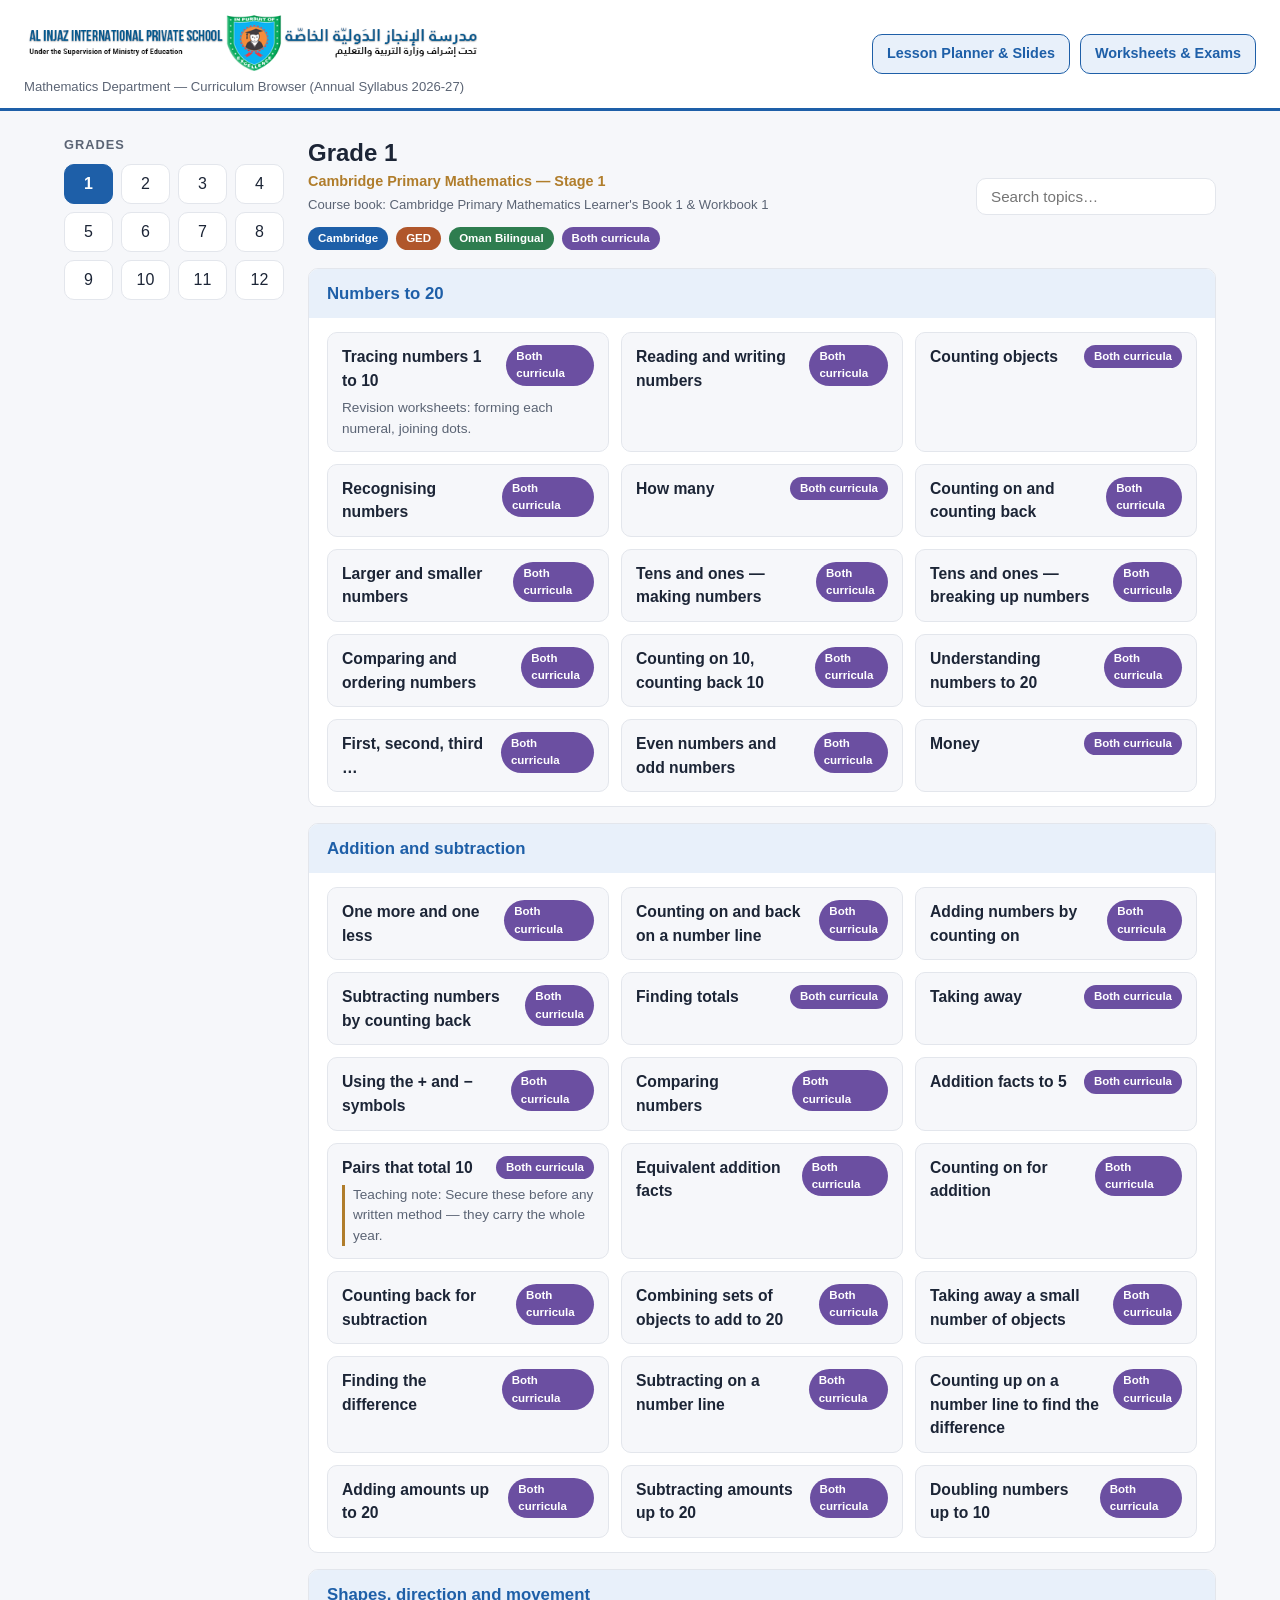
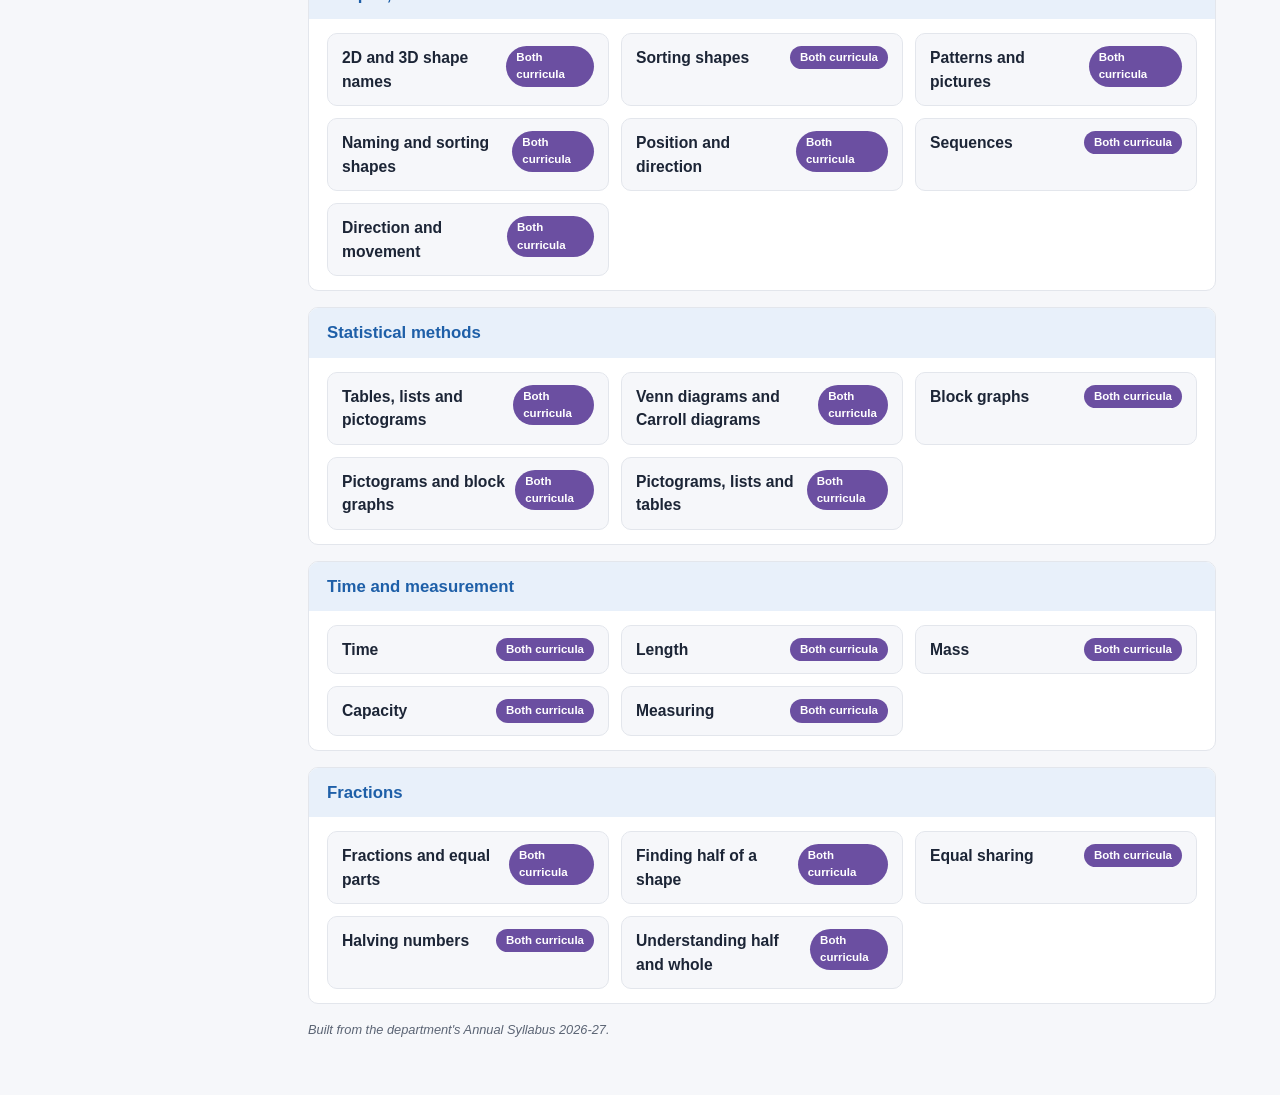
<file: index.html>
<!DOCTYPE html>
<html lang="en">
<head>
  <meta charset="UTF-8">
  <meta name="viewport" content="width=device-width, initial-scale=1.0">
  <title>AlIPS Math Curriculum</title>
  <link rel="stylesheet" href="styles.css">
</head>
<body>
  <header class="topbar">
    <div class="brand">
      <img src="letterhead.png" alt="Al Injaz International Private School" class="letterhead">
      <p class="brand-sub" data-i18n="appSubtitle"></p>
    </div>
    <div class="controls">
      <a href="plan.html" class="nav-btn" data-i18n="plannerLink"></a>
      <a href="worksheets.html" class="nav-btn" data-i18n="worksheetLink"></a>
    </div>
  </header>

  <div class="layout">
    <nav class="grade-nav" aria-label="Grades">
      <h2 data-i18n="grades"></h2>
      <ul id="grade-list"></ul>
    </nav>

    <main class="content">
      <div class="content-header">
        <div>
          <h2 id="grade-title"></h2>
          <p id="grade-stage" class="stage-label"></p>
          <p id="grade-book" class="book-label"></p>
        </div>
        <input id="search" type="search" data-i18n-placeholder="searchPlaceholder">
      </div>

      <!-- Stream selector: only Grades 10-12 run more than one syllabus -->
      <div id="track-bar" class="track-bar hidden" role="group" aria-label="Stream"></div>

      <div class="legend">
        <span class="badge badge-cambridge" data-i18n="cambridge"></span>
        <span class="badge badge-ged" data-i18n="ged"></span>
        <span class="badge badge-oman" data-i18n="oman"></span>
        <span class="badge badge-both" data-i18n="bothCurricula"></span>
      </div>

      <div id="strands"></div>

      <p class="draft-note" data-i18n="draftNote"></p>
    </main>
  </div>

  <script src="data.js"></script>
  <script src="app.js"></script>
</body>
</html>
</file>
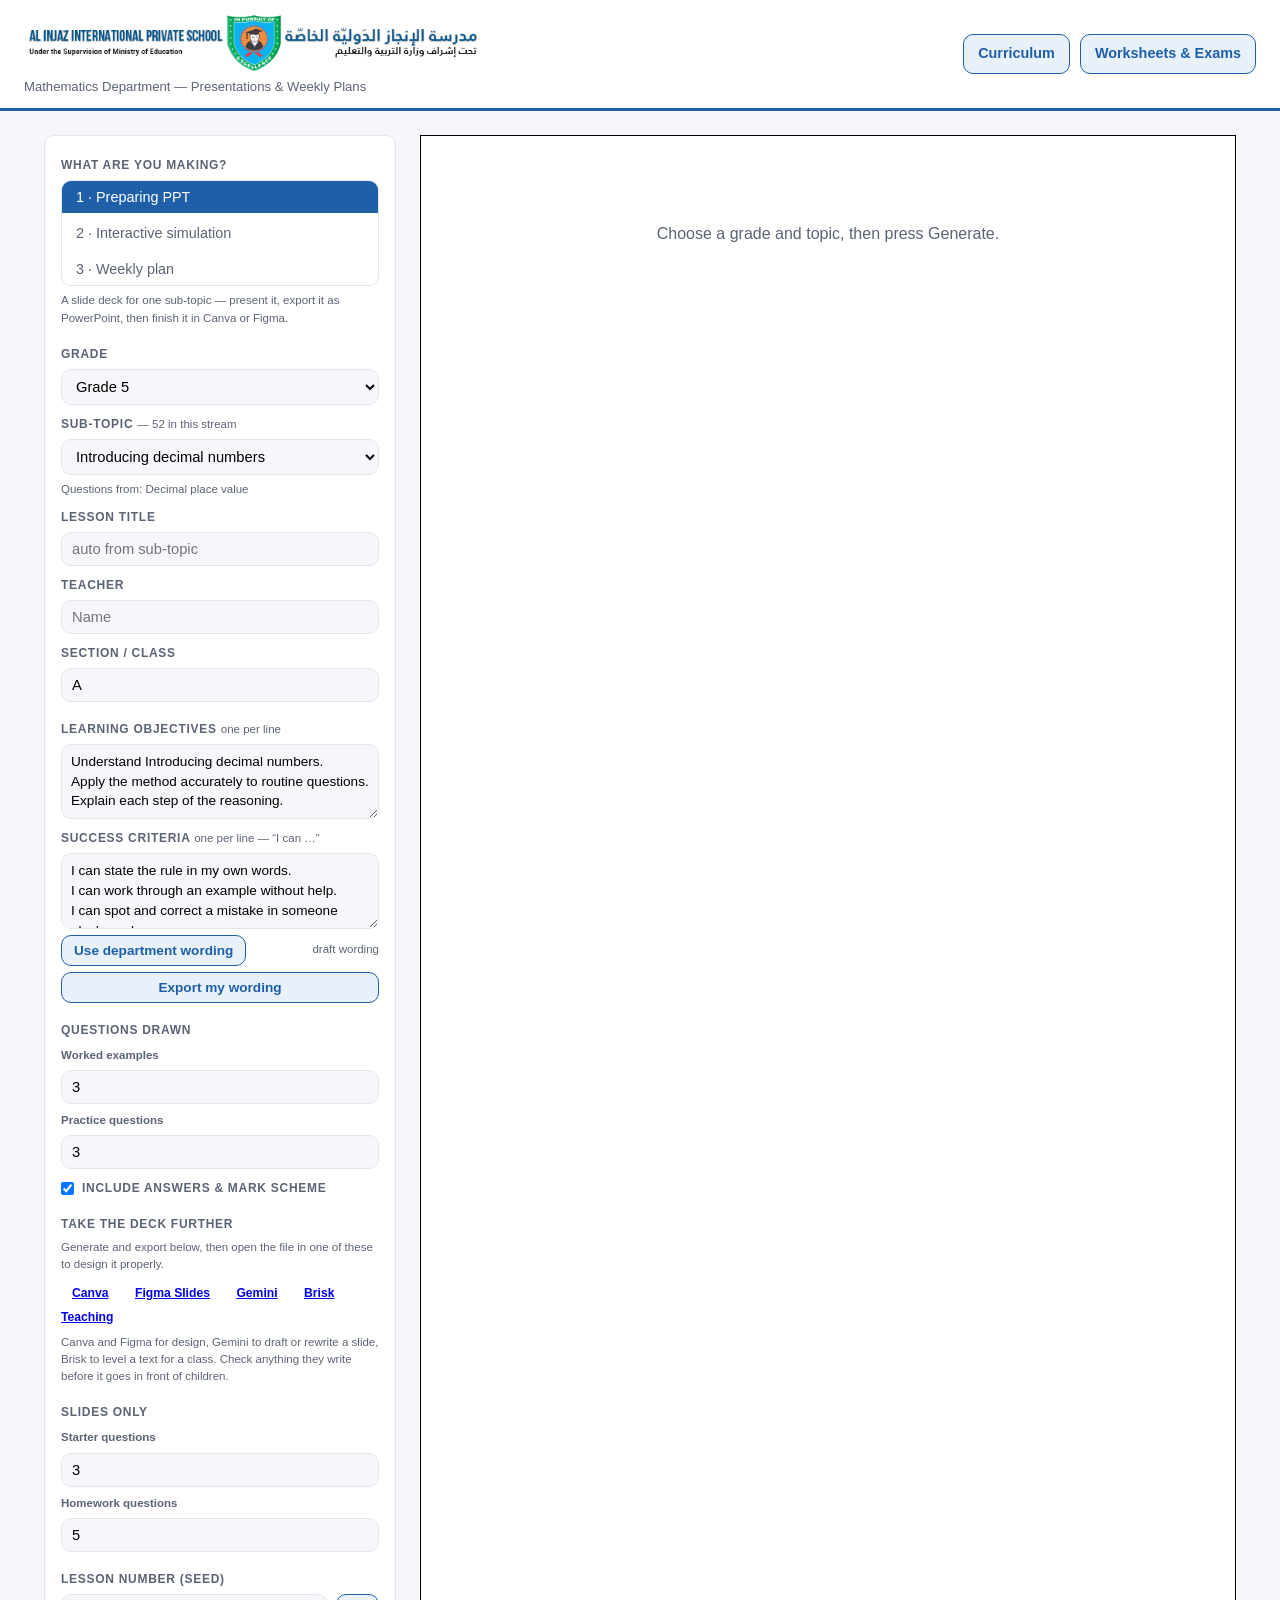
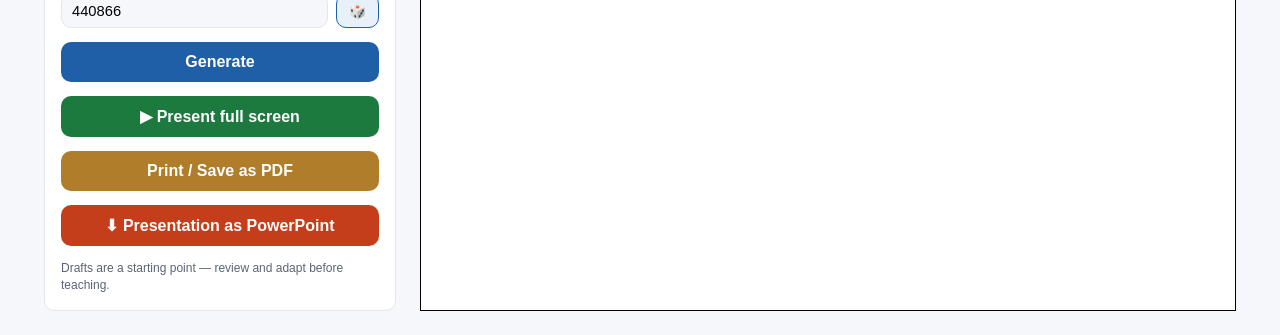
<file: plan.html>
<!DOCTYPE html>
<html lang="en">
<head>
  <meta charset="UTF-8">
  <meta name="viewport" content="width=device-width, initial-scale=1.0">
  <title>AlIPS Lesson Planner</title>
  <link rel="preconnect" href="https://fonts.googleapis.com">
  <link rel="preconnect" href="https://fonts.gstatic.com" crossorigin>
  <link href="https://fonts.googleapis.com/css2?family=Comic+Neue:wght@400;700&display=swap" rel="stylesheet">
  <link rel="stylesheet" href="styles.css">
  <link rel="stylesheet" href="sheet.css">
  <link rel="stylesheet" href="plan.css">
</head>
<body>
  <div class="page-frame" aria-hidden="true"></div>

  <header class="topbar no-print">
    <div class="brand">
      <img src="letterhead.png" alt="Al Injaz International Private School" class="letterhead">
      <p class="brand-sub">Mathematics Department — Presentations &amp; Weekly Plans</p>
    </div>
    <div class="controls">
      <a href="index.html" class="nav-btn">Curriculum</a>
      <a href="worksheets.html" class="nav-btn">Worksheets &amp; Exams</a>
    </div>
  </header>

  <div class="gen-layout">
    <aside class="gen-panel no-print">
      <div class="panel-group">
        <label>What are you making?</label>
        <div class="view-toggle three">
          <button id="view-deck" class="toggle-btn active">1 · Preparing PPT</button>
          <button id="view-sim" class="toggle-btn">2 · Interactive simulation</button>
          <button id="view-weekly" class="toggle-btn">3 · Weekly plan</button>
        </div>
        <p class="hint" id="mode-note"></p>
      </div>

      <!-- Shared: which sub-topic -->
      <div class="panel-group">
        <label for="grade-select">Grade</label>
        <select id="grade-select"></select>
        <div id="track-group" class="hidden">
          <label for="track-select">Stream</label>
          <select id="track-select"></select>
        </div>
        <label for="topic-select">Sub-topic <span class="hint" id="topic-count"></span></label>
        <select id="topic-select"></select>
        <p class="hint" id="topic-note"></p>
        <label for="lesson-title">Lesson title</label>
        <input id="lesson-title" type="text" placeholder="auto from sub-topic">
        <label for="teacher-input">Teacher</label>
        <input id="teacher-input" type="text" placeholder="Name">
        <label for="section-input">Section / class</label>
        <input id="section-input" type="text" value="A" maxlength="6">
      </div>

      <!-- ===== Section 2: Interactive simulation =====
           The simulator that goes with this sub-topic. Grades 1-4 get the
           junior version — things a child drags, with a game and a
           step-by-step routine; older grades get the slider-driven one. The
           built-in simulator needs no internet; the links are the extras. -->
      <div class="panel-group hidden" id="sim-opts">
        <label>This sub-topic's simulator</label>
        <div id="sim-card" class="sim-card"></div>
        <label class="sub" for="sim-pick">Or choose another</label>
        <select id="sim-pick"></select>
        <p class="hint">Any simulator can be used with any lesson — this list is
          every one the planner has.</p>
        <label>Watch first</label>
        <div id="sim-videos" class="sim-links"></div>
        <p class="hint">Searches, not fixed videos — check a clip yourself before
          you show it to a class.</p>
      </div>

      <!-- Section 2, second half: the differentiation record. A turn at the
           board is assessment; this keeps it. First names only, stored in this
           browser on this computer, never sent anywhere. -->
      <div class="panel-group hidden" id="diff-opts">
        <label>Who is at the board? <span class="hint" id="class-line"></span></label>
        <div id="kid-chips" class="kid-chips"></div>
        <div class="row-btns">
          <input id="kid-name" type="text" placeholder="First name" maxlength="24">
          <button id="kid-add" class="mini-btn">Add to the class</button>
        </div>
        <label class="check-inline"><input id="diff-on" type="checkbox" checked>
          Record answers given in Play mode</label>
        <p class="hint">First names only, kept in this browser on this computer.
          Nothing is uploaded. The record follows the class you set by Grade and
          Section / class.</p>
        <div class="row-btns">
          <button id="diff-export" class="mini-btn"
            title="A file for the Head of Department">Export the record</button>
          <button id="diff-clear" class="mini-btn"
            title="Delete this class and every answer recorded for it">Delete this class</button>
        </div>
        <p class="hint" id="diff-msg"></p>
      </div>

      <!-- Shared by sections 1 and 3: objectives drive both the slides and the
           weekly grid rows. -->
      <div class="panel-group" id="fields-opts">
        <label>Learning objectives <span class="hint">one per line</span></label>
        <textarea id="objectives" class="field-area" rows="3"></textarea>
        <label>Success criteria <span class="hint">one per line — “I can …”</span></label>
        <textarea id="criteria" class="field-area" rows="3"></textarea>
        <div class="row-btns">
          <button id="fields-dept" class="mini-btn"
            title="Replace with the department-approved wording">Use department wording</button>
          <span class="hint" id="fields-msg"></span>
        </div>
        <button id="fields-export" class="mini-btn"
          title="Save all your edited wording to a file you can send to the Head of Department">Export my wording</button>
      </div>

      <!-- Shared by sections 1 and 3: both draw their questions from these -->
      <div class="panel-group" id="questions-opts">
        <label>Questions drawn</label>
        <label class="sub" for="n-examples">Worked examples</label>
        <input id="n-examples" type="number" min="0" max="6" value="3"
               title="Slides: one per example. Weekly plan: dealt round the objectives.">
        <label class="sub" for="n-practice">Practice questions</label>
        <input id="n-practice" type="number" min="0" max="8" value="3"
               title="Slides: the “Your turn” set. Weekly plan: the Assessment column.">
        <label class="check-inline"><input id="show-answers" type="checkbox" checked> Include answers &amp; mark scheme</label>
      </div>

      <!-- ===== Section 1: Preparing PPT ===== -->
      <div class="panel-group" id="ppt-opts">
        <label>Take the deck further</label>
        <p class="hint">Generate and export below, then open the file in one of
          these to design it properly.</p>
        <div class="sim-links tool-links">
          <a href="https://www.canva.com/create/presentations/" target="_blank" rel="noopener">Canva</a>
          <a href="https://www.figma.com/slides/" target="_blank" rel="noopener">Figma Slides</a>
          <a href="https://gemini.google.com/" target="_blank" rel="noopener">Gemini</a>
          <a href="https://www.briskteaching.com/" target="_blank" rel="noopener">Brisk Teaching</a>
        </div>
        <p class="hint">Canva and Figma for design, Gemini to draft or rewrite a
          slide, Brisk to level a text for a class. Check anything they write
          before it goes in front of children.</p>
      </div>

      <div class="panel-group" id="deck-opts">
        <label>Slides only</label>
        <label class="sub" for="n-starter">Starter questions</label>
        <input id="n-starter" type="number" min="0" max="8" value="3">
        <label class="sub" for="n-home">Homework questions</label>
        <input id="n-home" type="number" min="0" max="15" value="5">
      </div>

      <!-- ===== Section 2: Weekly plan ===== -->
      <div class="panel-group hidden" id="weekly-opts">
        <label for="week-start">Week beginning</label>
        <input id="week-start" type="date">
        <p class="hint">The three teaching days are filled in from this date.</p>

        <label>Classes and periods</label>
        <table class="rubric-edit wk-edit" id="wk-classes">
          <thead><tr><th>Class</th><th>Periods</th><th>Objectives achieved</th></tr></thead>
          <tbody></tbody>
        </table>
        <p class="hint">Three periods per class, comma separated — the template
          allows a lesson up to three periods. Objective numbers are separated
          by a bar, so one period can reach two (<code>1 | 2 | 2,3</code>).</p>

        <label class="sub" for="wk-days">Teaching days</label>
        <input id="wk-days" type="text" value="SUN, MON, TUE"
               title="Three day names, comma separated">

        <label class="sub" for="wk-time">Minutes per objective</label>
        <input id="wk-time" type="number" min="1" max="60" value="15">

        <label>Introduction</label>
        <div class="wk-checks" id="wk-intro"></div>

        <label>Educational aids</label>
        <div class="wk-checks" id="wk-aids"></div>
        <input id="wk-aids-other" type="text" placeholder="Others — e.g. Pen, Pipes">

        <label>Continuous assessment tools</label>
        <div class="wk-checks" id="wk-tools"></div>
        <label class="sub" for="wk-home">Homework</label>
        <input id="wk-home" type="text" value="Exercise ___ , page ___"
               title="The template asks for homework at most 3 times a week">

        <label for="wk-content">Strategies &amp; Assessment</label>
        <select id="wk-content">
          <option value="draft">Draft them from the sub-topic</option>
          <option value="blank">Leave blank — I'll write my own</option>
        </select>

        <label class="sub" for="wk-extra">Extra blank rows</label>
        <input id="wk-extra" type="number" min="0" max="8" value="0"
               title="Rows beyond one per objective, for anything else taught this week">

        <p class="hint wk-type-hint">Every cell of the plan is typeable — click
          into it and write your own strategy. What you write is kept against
          this sub-topic on this device, and goes into the print and the Word
          file.</p>
        <div class="row-btns">
          <button id="wk-clear" class="mini-btn"
            title="Throw away what you have typed on this plan and go back to the draft">Clear my typing</button>
          <span class="hint" id="wk-edit-msg"></span>
        </div>
      </div>

      <div class="panel-group">
        <label for="seed">Lesson number (seed)</label>
        <div class="seed-row">
          <input id="seed" type="number" min="1" max="999999">
          <button id="new-seed" class="mini-btn" title="Fresh questions">🎲</button>
        </div>
      </div>

      <button id="generate" class="primary-btn">Generate</button>
      <button id="present" class="primary-btn present-btn">▶ Present full screen</button>
      <button id="print" class="primary-btn secondary">Print / Save as PDF</button>
      <button id="download-pptx" class="primary-btn pptx">⬇ Presentation as PowerPoint</button>
      <button id="download-word" class="primary-btn word">⬇ Weekly plan as Word</button>
      <p class="panel-note" id="panel-note">Drafts are a starting point — review and
        adapt before teaching.</p>
    </aside>

    <main id="sheet" class="sheet"></main>
  </div>

  <!-- Full-screen presentation overlay -->
  <div id="stage" class="stage hidden no-print" aria-hidden="true">
    <div id="stage-slide" class="stage-slide"></div>
    <div class="stage-bar">
      <button id="stage-prev" class="stage-btn">‹</button>
      <span id="stage-count"></span>
      <button id="stage-reveal" class="stage-btn wide">Reveal answers</button>
      <button id="stage-next" class="stage-btn">›</button>
      <button id="stage-close" class="stage-btn">✕</button>
    </div>
  </div>

  <!-- Simulator overlay — big enough for the projector. -->
  <div id="sim-modal" class="sim-modal hidden no-print" aria-hidden="true"
       role="dialog" aria-modal="true" aria-labelledby="sim-modal-title">
    <div class="sim-modal-box">
      <div class="sim-modal-head">
        <h3 id="sim-modal-title"></h3>
        <span class="sim-topic" id="sim-modal-topic"></span>
        <button id="sim-modal-close" class="sim-modal-close">✕ Close</button>
      </div>
      <div id="sim-host" class="sim-host"></div>
    </div>
  </div>

  <script src="data.js"></script>
  <script src="gen.js"></script>
  <script src="lessons.js"></script>
  <script src="sims.js"></script>
  <script src="sims-kids.js"></script>
  <script src="learners.js"></script>
  <script src="letterhead-data.js"></script>
  <script src="zip.js"></script>
  <script src="topics.js"></script>
  <script src="plan.js"></script>
</body>
</html>
</file>
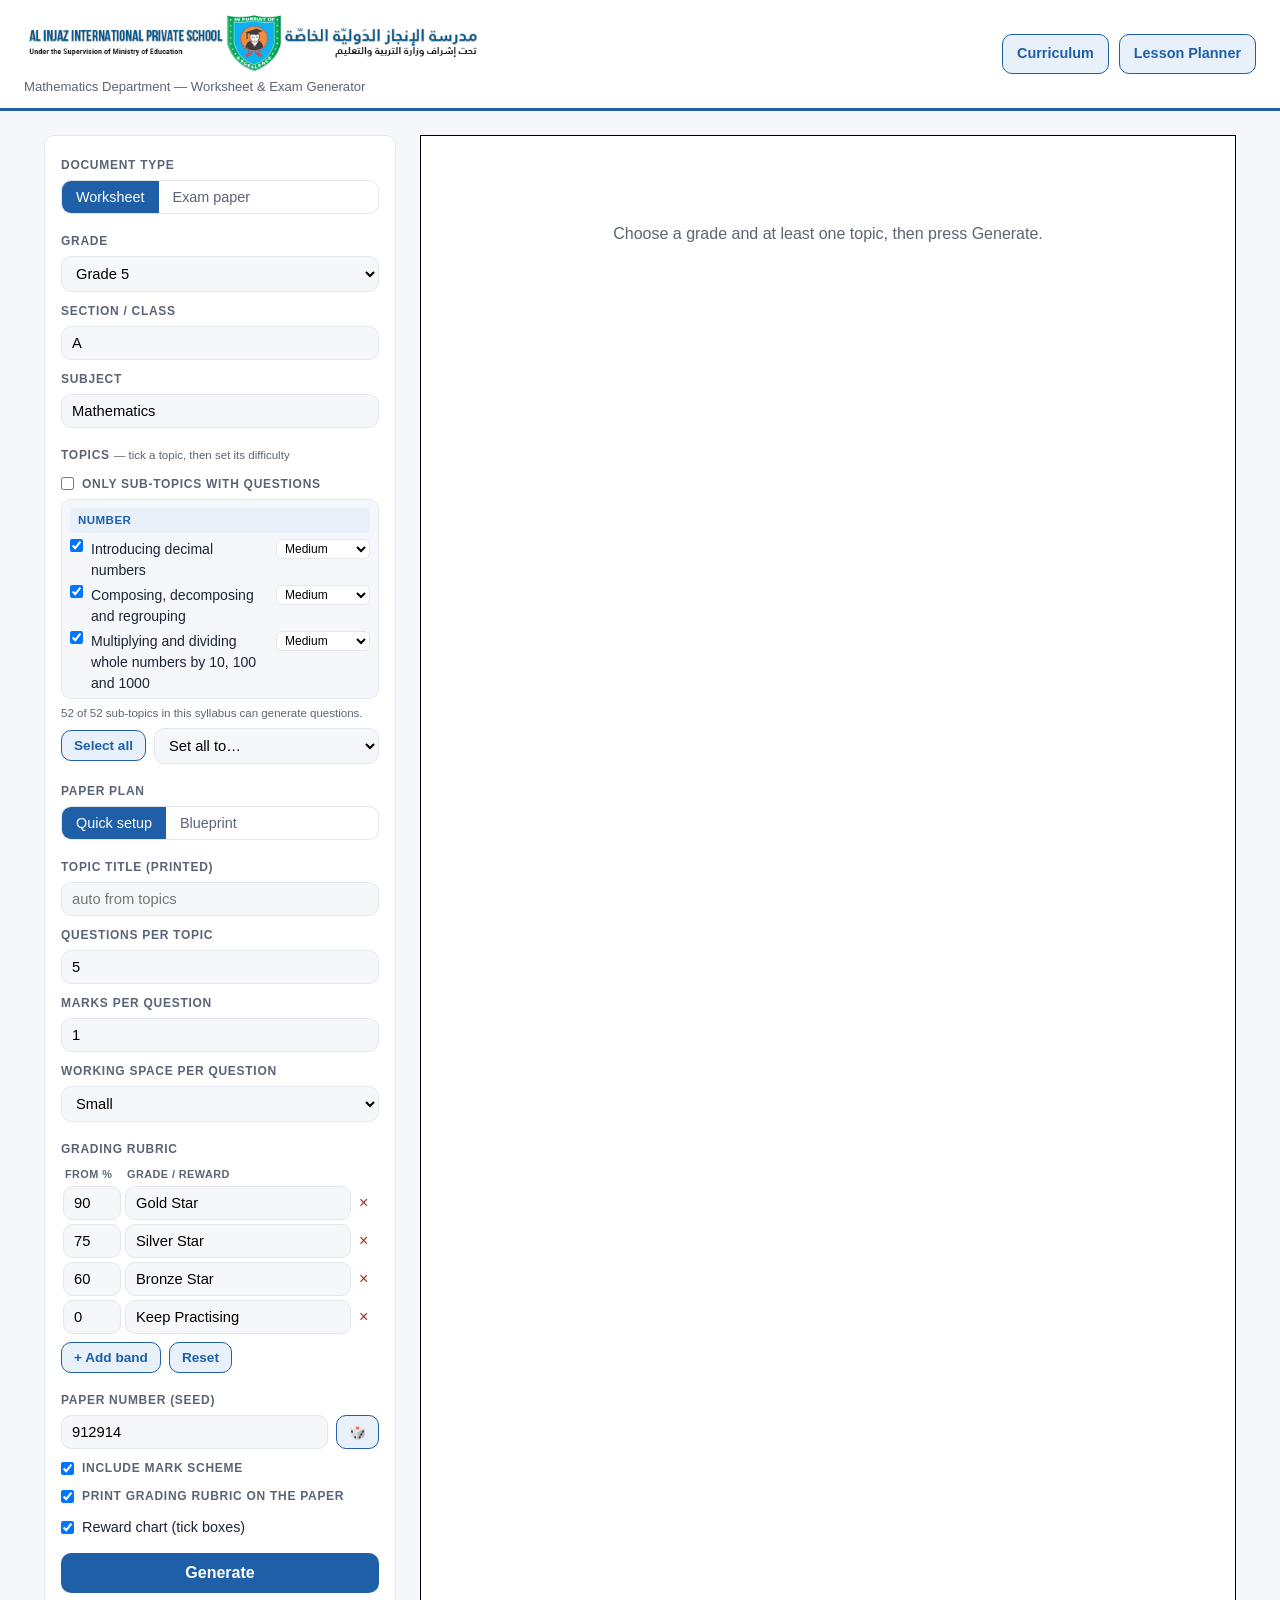
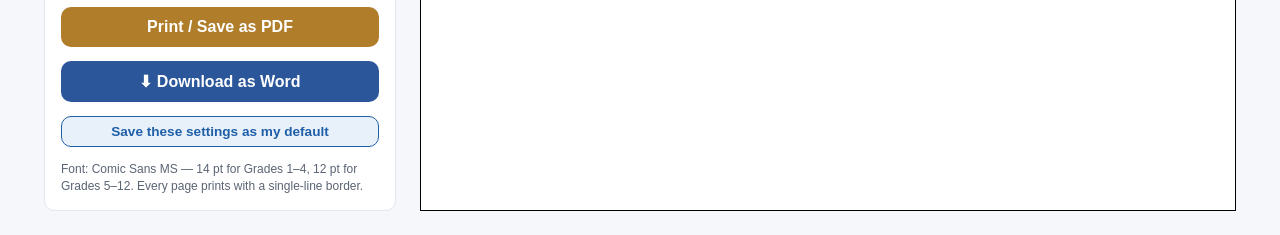
<file: worksheets.html>
<!DOCTYPE html>
<html lang="en">
<head>
  <meta charset="UTF-8">
  <meta name="viewport" content="width=device-width, initial-scale=1.0">
  <title>AlIPS Worksheet &amp; Exam Generator</title>
  <!-- Comic Sans MS is used when installed (school Windows machines);
       Comic Neue is a close web fallback for other devices. -->
  <link rel="preconnect" href="https://fonts.googleapis.com">
  <link rel="preconnect" href="https://fonts.gstatic.com" crossorigin>
  <link href="https://fonts.googleapis.com/css2?family=Comic+Neue:wght@400;700&display=swap" rel="stylesheet">
  <link rel="stylesheet" href="styles.css">
  <link rel="stylesheet" href="sheet.css">
</head>
<body>
  <!-- Repeats the single-line page border on every printed page -->
  <div class="page-frame" aria-hidden="true"></div>

  <header class="topbar no-print">
    <div class="brand">
      <img src="letterhead.png" alt="Al Injaz International Private School" class="letterhead">
      <p class="brand-sub">Mathematics Department — Worksheet &amp; Exam Generator</p>
    </div>
    <div class="controls">
      <a href="index.html" class="nav-btn">Curriculum</a>
      <a href="plan.html" class="nav-btn">Lesson Planner</a>
    </div>
  </header>

  <div class="gen-layout">
    <aside class="gen-panel no-print">
      <div class="panel-group">
        <label>Document type</label>
        <div class="view-toggle">
          <button id="mode-worksheet" class="toggle-btn active">Worksheet</button>
          <button id="mode-exam" class="toggle-btn">Exam paper</button>
        </div>
      </div>

      <div class="panel-group">
        <label for="grade-select">Grade</label>
        <select id="grade-select"></select>
        <div id="track-group" class="hidden">
          <label for="track-select">Stream</label>
          <select id="track-select"></select>
        </div>
        <label for="section-input">Section / class</label>
        <input id="section-input" type="text" value="A" maxlength="6">
        <label for="exam-subject">Subject</label>
        <input id="exam-subject" type="text" value="Mathematics">
      </div>

      <div class="panel-group">
        <label>Topics <span class="hint" id="topic-hint">— tick a topic, then set its difficulty</span></label>
        <label class="check-inline"><input id="topic-only-gen" type="checkbox">
          Only sub-topics with questions</label>
        <div id="topic-list" class="topic-checks"></div>
        <p class="hint" id="topic-coverage"></p>
        <div class="row-btns">
          <button id="topic-all" class="mini-btn">Select all</button>
          <select id="difficulty" title="Set the difficulty of every ticked topic">
            <option value="">Set all to…</option>
            <option value="1">Easy</option>
            <option value="2">Medium</option>
            <option value="3">Challenging</option>
            <option value="mixed">Mixed</option>
          </select>
        </div>
      </div>

      <div class="panel-group">
        <label>Paper plan</label>
        <div class="view-toggle">
          <button id="plan-quick" class="toggle-btn active">Quick setup</button>
          <button id="plan-blueprint" class="toggle-btn">Blueprint</button>
        </div>
      </div>

      <!-- Blueprint: one row per question (or per part, for exams) -->
      <div class="panel-group hidden" id="blueprint-opts">
        <label>Blueprint <span class="hint" id="bp-hint"></span></label>
        <div class="bp-scroll">
          <table class="rubric-edit bp" id="blueprint">
            <thead>
              <tr>
                <th title="Question number">Q</th>
                <th title="Sub-part letter, set by the order of the rows">Part</th>
                <th>Topic</th>
                <th title="Difficulty of this sub-part">Level</th>
                <th title="MCQ multiple choice · SAQ short answer · LAQ long answer">Type</th>
                <th title="AO1 knowledge and understanding · AO2 reasoning, interpretation and communication">AO</th>
                <th title="Marks for this sub-part">Mk</th>
                <th></th>
              </tr>
            </thead>
            <tbody></tbody>
          </table>
        </div>
        <div class="row-btns bp-add-row">
          <label class="sub-inline" for="bp-parts">Sub-parts</label>
          <input id="bp-parts" type="number" min="1" max="8" value="3">
          <button id="bp-addq" class="mini-btn" title="Add a question with this many sub-parts">+ Question</button>
          <button id="bp-add" class="mini-btn" title="Add one more sub-part to the last question">+ Sub-part</button>
        </div>
        <div class="row-btns">
          <button id="bp-fill" class="mini-btn" title="Create rows from the topics ticked above">Fill from topics</button>
          <button id="bp-clear" class="mini-btn">Clear</button>
        </div>
        <p class="hint bp-tally" id="bp-total"></p>
        <details class="bp-paste">
          <summary>Paste from a spreadsheet</summary>
          <p class="hint">One line per sub-part:
            <code>Q, Topic, Level, Type, AO, Marks</code> — commas or tabs.
            Level: Easy / Medium / Challenging. Type: MCQ / SAQ / LAQ.
            AO: AO1 / AO2. Type and AO may be left out.</p>
          <textarea id="bp-text" rows="5" placeholder="1, Factorising, Easy, MCQ, AO1, 2
1, Factorising, Medium, SAQ, AO1, 3
1, Factorising, Challenging, LAQ, AO2, 5
2, Pythagoras' theorem, Medium, SAQ, AO2, 4"></textarea>
          <button id="bp-import" class="mini-btn">Load these rows</button>
          <p class="hint" id="bp-import-msg"></p>
        </details>
      </div>

      <!-- Worksheet options -->
      <div class="panel-group" id="worksheet-opts">
        <label for="topic-title-input">Topic title (printed)</label>
        <input id="topic-title-input" type="text" placeholder="auto from topics">
        <label for="q-count">Questions per topic</label>
        <input id="q-count" type="number" min="1" max="30" value="5">
        <label for="ws-marks">Marks per question</label>
        <input id="ws-marks" type="number" min="0" max="20" value="1"
               title="0 = do not print marks on the worksheet">
        <label for="ws-space">Working space per question</label>
        <select id="ws-space">
          <option value="0">None (compact)</option>
          <option value="1" selected>Small</option>
          <option value="2">Medium</option>
          <option value="3">Large</option>
        </select>
      </div>

      <!-- Exam options -->
      <div class="panel-group hidden" id="exam-opts">
        <label for="exam-title">Examination title</label>
        <input id="exam-title" type="text" value="SEMESTER – 1 EXAMINATION: DECEMBER 2025">
        <label for="exam-duration">Duration</label>
        <input id="exam-duration" type="text" value="2 hours">
        <label for="exam-date">Date (printed)</label>
        <input id="exam-date" type="text" value="___ / 12 / 25">
        <label for="exam-questions">Number of questions</label>
        <input id="exam-questions" type="number" min="1" max="12" value="5">
        <label for="exam-parts">Parts per question</label>
        <select id="exam-parts">
          <option value="1">1 — no parts</option>
          <option value="2">2 — (a) (b)</option>
          <option value="3" selected>3 — (a) (b) (c)</option>
          <option value="4">4 — (a) (b) (c) (d)</option>
        </select>

        <span id="part-rubric-group">
          <label>Question rubric — marks &amp; level per part</label>
          <table class="rubric-edit" id="part-rubric">
            <thead><tr><th>Part</th><th>Marks</th><th>Difficulty</th></tr></thead>
            <tbody></tbody>
          </table>
          <p class="hint">Each question's total is the sum of its parts, and feeds
            the marks table automatically.</p>
        </span>
      </div>

      <!-- Grading rubric (both modes) -->
      <div class="panel-group">
        <label>Grading rubric</label>
        <table class="rubric-edit" id="band-rubric">
          <thead><tr><th>From %</th><th>Grade / reward</th><th></th></tr></thead>
          <tbody></tbody>
        </table>
        <div class="row-btns">
          <button id="band-add" class="mini-btn">+ Add band</button>
          <button id="band-reset" class="mini-btn">Reset</button>
        </div>
      </div>

      <div class="panel-group">
        <label for="seed">Paper number (seed)</label>
        <div class="seed-row">
          <input id="seed" type="number" min="1" max="999999">
          <button id="new-seed" class="mini-btn" title="New random paper">🎲</button>
        </div>
        <label class="check-inline"><input id="show-answers" type="checkbox" checked> Include mark scheme</label>
        <label class="check-inline"><input id="show-rubric" type="checkbox" checked> Print grading rubric on the paper</label>
        <span id="reward-opt">
          <label class="check-inline"><input id="show-reward" type="checkbox" checked> Reward chart (tick boxes)</label>
        </span>
      </div>

      <button id="generate" class="primary-btn">Generate</button>
      <button id="print" class="primary-btn secondary">Print / Save as PDF</button>
      <button id="download-word" class="primary-btn word">⬇ Download as Word</button>
      <button id="save-settings" class="mini-btn">Save these settings as my default</button>
      <p class="panel-note">Font: Comic Sans MS — 14 pt for Grades 1–4, 12 pt for Grades 5–12.
        Every page prints with a single-line border.</p>
    </aside>

    <main id="sheet" class="sheet"></main>
  </div>

  <script src="data.js"></script>
  <script src="gen.js"></script>
  <script src="letterhead-data.js"></script>
  <script src="topics.js"></script>
  <script src="sheet.js"></script>
</body>
</html>
</file>
<file: styles.css>
:root {
  --ink: #1c2536;
  --ink-soft: #5b6474;
  --paper: #f6f7fa;
  --card: #ffffff;
  --line: #e3e6ec;
  --primary: #1e5fa8;
  --primary-soft: #e8f0fa;
  --accent: #b07d2b;
  --cambridge: #1e5fa8;
  --oman: #2e7d4f;
  --both: #6b4fa1;
  --ged: #b0562b;
  --radius: 10px;
}

* { box-sizing: border-box; margin: 0; padding: 0; }

body {
  font-family: "Segoe UI", Tahoma, Arial, sans-serif;
  background: var(--paper);
  color: var(--ink);
  line-height: 1.5;
}

/* ---------- Header ---------- */
.topbar {
  display: flex;
  align-items: center;
  justify-content: space-between;
  gap: 16px;
  flex-wrap: wrap;
  padding: 12px 24px;
  background: var(--card);
  border-bottom: 3px solid var(--primary);
}

.brand { display: flex; flex-direction: column; gap: 2px; min-width: 260px; flex: 1; }

.letterhead { display: block; width: 100%; max-width: 460px; height: auto; }

.brand-sub { font-size: 0.82rem; color: var(--ink-soft); }

.controls { display: flex; align-items: center; gap: 10px; flex-wrap: wrap; }

.view-toggle {
  display: flex;
  border: 1px solid var(--line);
  border-radius: var(--radius);
  overflow: hidden;
}

.toggle-btn {
  border: none;
  background: var(--card);
  padding: 8px 14px;
  cursor: pointer;
  font-size: 0.9rem;
  color: var(--ink-soft);
  font-family: inherit;
}

.toggle-btn.active { background: var(--primary); color: #fff; }

.nav-btn {
  border: 1px solid var(--primary);
  background: var(--primary-soft);
  color: var(--primary);
  padding: 8px 14px;
  border-radius: var(--radius);
  cursor: pointer;
  font-size: 0.9rem;
  font-weight: 600;
  text-decoration: none;
  font-family: inherit;
}

/* ---------- Layout ---------- */
.layout {
  display: grid;
  grid-template-columns: 220px 1fr;
  gap: 24px;
  max-width: 1200px;
  margin: 24px auto;
  padding: 0 24px;
}

@media (max-width: 760px) {
  .layout { grid-template-columns: 1fr; }
}

/* ---------- Grade nav ---------- */
.grade-nav h2 {
  font-size: 0.8rem;
  text-transform: uppercase;
  letter-spacing: 0.08em;
  color: var(--ink-soft);
  margin-bottom: 10px;
}

.grade-nav ul {
  list-style: none;
  display: grid;
  grid-template-columns: repeat(auto-fill, minmax(48px, 1fr));
  gap: 8px;
}

.grade-nav button {
  width: 100%;
  padding: 10px 0;
  border: 1px solid var(--line);
  border-radius: var(--radius);
  background: var(--card);
  font-size: 1rem;
  cursor: pointer;
  color: var(--ink);
  font-family: inherit;
}

.grade-nav button.active {
  background: var(--primary);
  border-color: var(--primary);
  color: #fff;
  font-weight: 700;
}

/* ---------- Content ---------- */
.content-header {
  display: flex;
  align-items: flex-end;
  justify-content: space-between;
  gap: 16px;
  flex-wrap: wrap;
  margin-bottom: 12px;
}

.content-header h2 { font-size: 1.5rem; }

.stage-label { color: var(--accent); font-size: 0.9rem; font-weight: 600; }

#search {
  padding: 9px 14px;
  border: 1px solid var(--line);
  border-radius: var(--radius);
  min-width: 240px;
  font-size: 0.95rem;
  background: var(--card);
  font-family: inherit;
}

/* ---------- Legend & badges ---------- */
.legend { display: flex; gap: 8px; margin-bottom: 18px; flex-wrap: wrap; }

.badge {
  font-size: 0.72rem;
  font-weight: 600;
  padding: 3px 10px;
  border-radius: 999px;
  color: #fff;
}

.badge-cambridge { background: var(--cambridge); }
.badge-oman { background: var(--oman); }
.badge-both { background: var(--both); }
.badge-ged { background: var(--ged); }

.book-label { color: var(--ink-soft); font-size: 0.82rem; margin-top: 2px; }

/* ---------- Stream selector (Grades 10-12) ---------- */
.track-bar { display: flex; gap: 8px; margin-bottom: 12px; flex-wrap: wrap; }

.track-btn {
  padding: 8px 16px;
  border: 1px solid var(--line);
  background: var(--card);
  color: var(--ink);
  border-radius: var(--radius);
  font-family: inherit;
  font-size: 0.9rem;
  font-weight: 600;
  cursor: pointer;
}
.track-btn:hover { border-color: var(--primary); }
.track-btn.active { background: var(--primary); border-color: var(--primary); color: #fff; }

/* ---------- Strands & topics ---------- */
.strand {
  background: var(--card);
  border: 1px solid var(--line);
  border-radius: var(--radius);
  margin-bottom: 16px;
  overflow: hidden;
}

.strand > h3 {
  padding: 12px 18px;
  background: var(--primary-soft);
  color: var(--primary);
  font-size: 1.05rem;
}

.topics {
  display: grid;
  grid-template-columns: repeat(auto-fill, minmax(280px, 1fr));
  gap: 12px;
  padding: 14px 18px;
}

.topic {
  border: 1px solid var(--line);
  border-radius: var(--radius);
  padding: 12px 14px;
  background: var(--paper);
}

.topic-head {
  display: flex;
  align-items: flex-start;
  justify-content: space-between;
  gap: 8px;
}

.topic h4 { font-size: 0.98rem; }

.topic p {
  margin-top: 6px;
  font-size: 0.85rem;
  color: var(--ink-soft);
}

.teacher-note { border-inline-start: 3px solid var(--accent); padding-inline-start: 8px; }

.hidden { display: none !important; }

.no-results {
  padding: 24px;
  text-align: center;
  color: var(--ink-soft);
}

.draft-note {
  margin: 8px 0 32px;
  font-size: 0.8rem;
  color: var(--ink-soft);
  font-style: italic;
}
</file>
<file: sheet.css>
/* Worksheet & exam generator — screen controls + print layout matching the
   AlIPS Word templates (Comic Sans MS, 14 pt for Grades 1-4, 12 pt otherwise). */

.gen-layout {
  display: grid;
  grid-template-columns: 352px 1fr;
  gap: 24px;
  max-width: 1240px;
  margin: 24px auto;
  padding: 0 24px;
}

/* The blueprint table needs eight columns, so the panel widens for it. */
.gen-layout.wide-panel { grid-template-columns: 500px 1fr; max-width: 1400px; }

@media (max-width: 860px) {
  .gen-layout,
  .gen-layout.wide-panel { grid-template-columns: 1fr; }
}

.gen-panel {
  background: var(--card);
  border: 1px solid var(--line);
  border-radius: var(--radius);
  padding: 16px;
  align-self: start;
  display: flex;
  flex-direction: column;
  gap: 14px;
}

.panel-group { display: flex; flex-direction: column; gap: 6px; }

.panel-group > label {
  font-size: 0.75rem;
  font-weight: 700;
  text-transform: uppercase;
  letter-spacing: 0.06em;
  color: var(--ink-soft);
  margin-top: 4px;
}

.gen-panel select,
.gen-panel input[type="number"],
.gen-panel input[type="text"] {
  padding: 8px 10px;
  border: 1px solid var(--line);
  border-radius: var(--radius);
  font-size: 0.92rem;
  background: var(--paper);
  font-family: inherit;
}

.topic-checks {
  display: flex;
  flex-direction: column;
  gap: 4px;
  max-height: 200px;
  overflow-y: auto;
  border: 1px solid var(--line);
  border-radius: var(--radius);
  padding: 8px;
  background: var(--paper);
}

.topic-checks label { font-size: 0.88rem; display: flex; gap: 8px; align-items: flex-start; }

.seed-row { display: flex; gap: 8px; }
.seed-row input { flex: 1; }

.check-inline { font-size: 0.9rem; display: flex; gap: 8px; align-items: center; margin-top: 6px; }

.mini-btn {
  padding: 7px 12px;
  border: 1px solid var(--primary);
  border-radius: var(--radius);
  background: var(--primary-soft);
  color: var(--primary);
  font-size: 0.85rem;
  font-weight: 600;
  cursor: pointer;
}

.primary-btn {
  padding: 11px;
  border: none;
  border-radius: var(--radius);
  background: var(--primary);
  color: #fff;
  font-size: 1rem;
  font-weight: 700;
  cursor: pointer;
}

.primary-btn.secondary { background: var(--accent); }
.primary-btn.word { background: #2b579a; }  /* Word blue */

.panel-note { font-size: 0.75rem; color: var(--ink-soft); line-height: 1.4; }

.hint { font-weight: 400; text-transform: none; letter-spacing: 0; font-size: 0.72rem; color: var(--ink-soft); }

.row-btns { display: flex; gap: 8px; align-items: center; }
.row-btns .mini-btn { flex: 0 0 auto; }
.row-btns select { flex: 1; min-width: 0; }

/* Difficulty selector beside each topic */
.topic-checks label { justify-content: space-between; }
.topic-checks .tname { flex: 1; }
.topic-checks .tdiff {
  flex: 0 0 auto;
  font-size: 0.75rem;
  padding: 1px 4px;
  border: 1px solid var(--line);
  border-radius: 6px;
  background: #fff;
  font-family: inherit;
}
.topic-checks label.off .tdiff { opacity: 0.35; }

/* Stream selector stacks like the other panel fields. */
#track-group { display: flex; flex-direction: column; gap: 6px; }

/* Strand headings inside the topic list, so the syllabus reads as it does in
   the annual plan rather than as one flat list. */
.topic-checks .strand-head {
  font-size: 0.72rem;
  font-weight: 700;
  text-transform: uppercase;
  letter-spacing: 0.04em;
  color: var(--primary);
  background: var(--primary-soft);
  padding: 4px 8px;
  border-radius: 4px;
  margin: 8px 0 2px;
}
.topic-checks .strand-head:first-child { margin-top: 0; }

/* A sub-topic with no question generator: visible, but not selectable. */
.topic-checks label.no-gen { opacity: 0.45; }
.topic-checks label.no-gen .tname { text-decoration: line-through; }

/* Rubric editors in the side panel */
table.rubric-edit { width: 100%; border-collapse: collapse; font-size: 0.82rem; }
table.rubric-edit th {
  text-align: start;
  font-size: 0.68rem;
  text-transform: uppercase;
  letter-spacing: 0.04em;
  color: var(--ink-soft);
  padding: 2px 4px;
  font-weight: 700;
}
table.rubric-edit td { padding: 2px; }
table.rubric-edit input, table.rubric-edit select {
  width: 100%;
  padding: 5px 6px;
  border: 1px solid var(--line);
  border-radius: 6px;
  font-size: 0.82rem;
  font-family: inherit;
  background: var(--paper);
}
table.rubric-edit td.narrow { width: 62px; }

/* Blueprint table — widths must be on the header row for table-layout: fixed */
/* Q | Part | Topic | Level | Type | AO | Mk | × — wider than the panel, so it
   scrolls sideways inside its own box rather than squeezing the selects. */
.bp-scroll { overflow-x: auto; padding-bottom: 2px; }

table.bp { table-layout: fixed; min-width: 470px; }
table.bp th:nth-child(1), table.bp td:nth-child(1) { width: 38px; }
table.bp th:nth-child(2), table.bp td:nth-child(2) { width: 34px; }
table.bp th:nth-child(4), table.bp td:nth-child(4) { width: 72px; }
table.bp th:nth-child(5), table.bp td:nth-child(5) { width: 60px; }
table.bp th:nth-child(6), table.bp td:nth-child(6) { width: 58px; }
table.bp th:nth-child(7), table.bp td:nth-child(7) { width: 44px; }
table.bp th:nth-child(8), table.bp td:nth-child(8) { width: 22px; }

table.bp td.prt { text-align: center; color: var(--ink-soft); font-size: 0.76rem; }

.bp-add-row { align-items: center; gap: 6px; }
.bp-add-row .sub-inline { font-size: 0.74rem; font-weight: 600; text-transform: none; }
.bp-add-row input[type="number"] {
  width: 46px;
  padding: 5px 4px;
  text-align: center;
  border: 1px solid var(--line);
  border-radius: var(--radius);
  font-family: inherit;
  font-size: 0.8rem;
  -moz-appearance: textfield;
}
.bp-add-row input[type="number"]::-webkit-outer-spin-button,
.bp-add-row input[type="number"]::-webkit-inner-spin-button { -webkit-appearance: none; margin: 0; }

.bp-tally { white-space: pre-line; line-height: 1.55; }
table.bp input, table.bp select { padding: 4px 3px; font-size: 0.78rem; }
/* Hide number spinners so the digits themselves have room */
table.bp input[type="number"] { -moz-appearance: textfield; text-align: center; }
table.bp input[type="number"]::-webkit-outer-spin-button,
table.bp input[type="number"]::-webkit-inner-spin-button { -webkit-appearance: none; margin: 0; }
table.bp td.topic select { text-overflow: ellipsis; max-width: 100%; }

.bp-paste { margin-top: 4px; }
.bp-paste summary {
  cursor: pointer;
  font-size: 0.78rem;
  font-weight: 600;
  color: var(--primary);
}
.bp-paste textarea {
  width: 100%;
  font-family: ui-monospace, Menlo, Consolas, monospace;
  font-size: 0.75rem;
  padding: 6px;
  border: 1px solid var(--line);
  border-radius: 6px;
  background: var(--paper);
  margin-bottom: 6px;
}
.bp-paste code { font-size: 0.72rem; }
table.rubric-edit td.kill { width: 26px; }
table.rubric-edit button.x {
  border: none;
  background: transparent;
  color: #b3261e;
  cursor: pointer;
  font-size: 1rem;
  line-height: 1;
  padding: 2px 4px;
}

/* ---------- The generated sheet (mirrors the Word templates) ---------- */

.sheet {
  background: #fff;
  /* Single-line page border, as on the department's printed papers. */
  border: 1px solid #000;
  padding: 26px 30px;
  min-height: 400px;
  color: #000;
  font-family: "Comic Sans MS", "Comic Neue", "Chalkboard SE", cursive;
  font-size: var(--sheet-size, 12pt);
  line-height: 1.45;
}

/* In print, a fixed frame repeats the single-line border on every page. */
.page-frame { display: none; }

.sheet .letterhead-img {
  display: block;
  width: 100%;
  max-width: 100%;
  margin-bottom: 6px;
}

.sheet .exam-title {
  text-align: center;
  font-size: 1.15em;
  font-weight: 700;
  margin: 10px 0;
}

/* Info + marks tables — plain black borders like Word */
.sheet table.tpl {
  width: 100%;
  border-collapse: collapse;
  margin: 8px 0;
  font-size: 1em;
}

.sheet table.tpl td, .sheet table.tpl th {
  border: 1px solid #000;
  padding: 4px 7px;
  text-align: center;
  vertical-align: middle;
}

.sheet table.tpl th { font-weight: 700; }
.sheet table.tpl td.lbl { font-weight: 700; text-align: start; white-space: nowrap; }
.sheet table.tpl td.val { text-align: start; }

.sheet .sig-block {
  border-top: 1px solid #000;
  margin-top: 8px;
  padding-top: 6px;
  font-size: 0.92em;
  line-height: 2.1;
}

.sheet .instructions { margin: 12px 0 4px; }
.sheet .instructions h4 { font-size: 1em; margin-bottom: 2px; }
.sheet .instructions ul { padding-inline-start: 26px; }
.sheet .instructions li { margin-bottom: 1px; }

/* Worksheet header lines */
.sheet .ws-meta { margin-top: 10px; font-size: 1em; }
.sheet .ws-meta .row {
  display: flex;
  justify-content: space-between;
  gap: 20px;
  flex-wrap: wrap;
  margin-bottom: 7px;
}
.sheet .ws-meta .fill { border-bottom: 1px solid #000; display: inline-block; min-width: 150px; }
.sheet .ws-meta .grow { flex: 1; }
.sheet .ws-meta .grow .fill { min-width: 60%; }

/* Questions */
.sheet .q {
  margin-top: 14px;
  break-inside: avoid;
  page-break-inside: avoid;
}

.sheet .q-head {
  display: flex;
  justify-content: space-between;
  font-weight: 700;
  gap: 20px;
}

.sheet .q-body { white-space: pre-line; }

.sheet .part {
  display: flex;
  justify-content: space-between;
  gap: 20px;
  margin-top: 6px;
  padding-inline-start: 22px;
}

.sheet .part .ptext { white-space: pre-line; flex: 1; }
.sheet .part .pmarks { white-space: nowrap; }

.sheet .space-1 { height: 34px; }
.sheet .space-2 { height: 74px; }
.sheet .space-3 { height: 130px; }

/* ---------- Handwriting practice (tracing numerals) ----------
   Each numeral is a single-stroke skeleton path: solid for the model, one
   dotted line for the guides the child traces over. */
.sheet .trace-block { margin: 6px 0 10px; break-inside: avoid; page-break-inside: avoid; }

.sheet .trace-row {
  display: flex;
  gap: 6px;
  flex-wrap: wrap;
  padding-inline-start: 22px;
}

.sheet .trace-cell {
  width: 78px;
  height: 78px;
  border: 1px solid #999;
  border-radius: 3px;
  display: flex;
  align-items: center;
  justify-content: center;
  padding: 4px;
}

.sheet .trace-svg { width: 100%; height: 100%; }
.sheet .trace-svg path {
  fill: none;
  stroke: #000;
  stroke-width: 5;
  stroke-linecap: round;
  stroke-linejoin: round;
}
.sheet .trace-svg.dotted path {
  stroke: #8c8c8c;
  stroke-dasharray: 5 9;
}

.sheet .trace-word {
  padding-inline-start: 22px;
  margin-top: 4px;
  font-size: 0.9em;
}

/* ---------- Sorting diagrams (Venn and Carroll) ---------- */
.sheet .diagram-block {
  margin: 8px 0 10px;
  padding-inline-start: 22px;
  break-inside: avoid;
  page-break-inside: avoid;
}

.sheet .venn-svg {
  width: 100%;
  max-width: 470px;
  height: auto;
}
.sheet .venn-svg .venn-label {
  font-family: inherit;
  font-size: 17px;
  font-weight: 700;
}

.sheet table.carroll {
  border-collapse: collapse;
  max-width: 470px;
}
.sheet table.carroll th,
.sheet table.carroll td {
  border: 1px solid #000;
  padding: 6px 8px;
  font-size: 0.9em;
}
.sheet table.carroll th { font-weight: 700; text-align: center; background: #f2f2f2; }
.sheet table.carroll th.rowhead { text-align: start; width: 30%; }
.sheet table.carroll th.corner { border: none; background: none; }
.sheet table.carroll td { height: 62px; }

/* Multiple-choice options — two columns, so four options take two lines and a
   long option can still run the full width. */
.sheet .mcq-opts {
  display: grid;
  grid-template-columns: repeat(2, 1fr);
  gap: 2px 24px;
  margin: 4px 0 8px;
  padding-inline-start: 40px;
  break-inside: avoid;
  page-break-inside: avoid;
}
.sheet .mcq-opt { white-space: pre-line; }
.sheet .mcq-let { font-weight: 700; margin-inline-end: 4px; }

.sheet .tbl-head { font-weight: 700; margin: 10px 0 3px; }

/* Worksheet question list */
.sheet .ws-q {
  margin-top: 12px;
  break-inside: avoid;
  page-break-inside: avoid;
  white-space: pre-line;
}
.sheet .ws-q .num { font-weight: 700; }

/* Mark scheme */
.mark-scheme {
  page-break-before: always;
  break-before: page;
  margin-top: 26px;
  border-top: 2px solid #000;
  padding-top: 12px;
}
.mark-scheme h3 { font-size: 1.05em; margin-bottom: 8px; }
.mark-scheme .ms-item { margin-bottom: 7px; break-inside: avoid; }
.mark-scheme .ms-q { font-weight: 700; }
.mark-scheme .ms-ans { margin-inline-start: 14px; }
.mark-scheme .ms-steps { margin-inline-start: 14px; font-size: 0.92em; }
.mark-scheme .code {
  display: inline-block;
  border: 1px solid #000;
  border-radius: 3px;
  padding: 0 4px;
  margin-inline-start: 6px;
  font-size: 0.85em;
}

/* Grading rubric printed on the paper */
.sheet .rubric-print { margin-top: 10px; break-inside: avoid; page-break-inside: avoid; }
.sheet .rubric-print .cap { font-weight: 700; margin-bottom: 2px; }

/* Score, teacher signature and reward chart (worksheets) */
.sheet .foot-block {
  margin-top: 18px;
  break-inside: avoid;
  page-break-inside: avoid;
}

.sheet table.foot-tbl {
  width: 100%;
  border-collapse: collapse;
  margin-top: 8px;
}

.sheet table.foot-tbl td {
  border: 1px solid #000;
  padding: 6px 8px;
  vertical-align: middle;
}

.sheet table.foot-tbl td.k { font-weight: 700; white-space: nowrap; width: 1%; }
.sheet table.foot-tbl td.sign { height: 42px; }

.sheet .reward-row {
  display: flex;
  justify-content: space-between;
  gap: 10px;
  flex-wrap: wrap;
}

.sheet .reward {
  display: flex;
  align-items: center;
  gap: 6px;
  white-space: nowrap;
}

.sheet .reward .tickbox {
  display: inline-block;
  width: 0.95em;
  height: 0.95em;
  border: 1px solid #000;
}

.sheet .reward .star { font-size: 1.15em; }

.sheet-foot { margin-top: 18px; font-size: 0.8em; text-align: center; color: #444; }

.placeholder-hint {
  color: var(--ink-soft);
  text-align: center;
  padding: 60px 20px;
  font-family: "Segoe UI", Tahoma, Arial, sans-serif;
}

/* ---------- Print ---------- */

@page { size: A4; margin: 12mm 14mm; }

@media print {
  .no-print { display: none !important; }
  body { background: #fff; }
  .gen-layout { display: block; margin: 0; padding: 0; max-width: none; }
  .sheet { border: none; border-radius: 0; padding: 4mm 5mm; min-height: 0; }
  a[href]:after { content: none !important; }

  /* Fixed elements repeat on every printed page, giving each page its border. */
  .page-frame {
    display: block;
    position: fixed;
    top: 0; left: 0; right: 0; bottom: 0;
    border: 1px solid #000;
    pointer-events: none;
    z-index: 0;
  }
}

.topic-checks.diff-muted .tdiff { opacity: 0.3; pointer-events: none; }

/* ---------- Mathematical notation ---------- */
.sheet .frac, .mark-scheme .frac {
  display: inline-flex;
  flex-direction: column;
  vertical-align: middle;
  text-align: center;
  margin: 0 0.18em;
  line-height: 1.08;
  font-size: 0.88em;
}
.sheet .frac .fnum, .mark-scheme .frac .fnum { border-bottom: 1px solid currentColor; padding: 0 0.25em; }
.sheet .frac .fden, .mark-scheme .frac .fden { padding: 0 0.25em; }
.sheet .radic .vinc, .mark-scheme .radic .vinc {
  border-top: 1px solid currentColor;
  padding: 0 0.15em 0 0.05em;
  margin-inline-start: -0.05em;
}
</file>
<file: plan.css>
/* Lesson Planner — plan layout, slide cards and full-screen present mode */

.gen-panel label.sub {
  font-size: 0.72rem;
  text-transform: none;
  letter-spacing: 0;
  font-weight: 600;
  margin-top: 2px;
}

.primary-btn.present-btn { background: #1d7a3f; }
.primary-btn.pptx { background: #c43e1c; }   /* PowerPoint orange */

#track-group { display: flex; flex-direction: column; gap: 6px; }
#topic-note { line-height: 1.45; }
#topic-note.warn { color: #a2540f; }

/* Blank ruled space on a plan for a topic with no generated questions. */
.sheet .to-write { color: #666; margin-top: 4px; }

/* ---------- Lesson plan ---------- */

.sheet .plan-sec { margin-top: 12px; break-inside: avoid; page-break-inside: avoid; }

.sheet .plan-sec-head {
  display: flex;
  justify-content: space-between;
  align-items: baseline;
  gap: 12px;
  font-weight: 700;
  border-bottom: 1px solid #000;
  padding-bottom: 2px;
  margin-bottom: 5px;
}

.sheet .plan-sec-head .mins { font-weight: 400; font-size: 0.85em; }

.sheet .plan-list { padding-inline-start: 24px; margin: 2px 0; }
.sheet .plan-list li { margin-bottom: 2px; }

.sheet .q-list { padding-inline-start: 24px; margin: 2px 0; }
.sheet .q-list li { margin-bottom: 4px; }

.sheet .ans { color: #1d7a3f; font-size: 0.9em; }

.sheet .worked {
  border-inline-start: 3px solid var(--primary);
  padding-inline-start: 10px;
  margin: 6px 0;
}
.sheet .worked .steps { padding-inline-start: 22px; margin: 3px 0; font-size: 0.94em; }
.sheet .worked .steps li { margin-bottom: 2px; }

.sheet .diff-group { margin-bottom: 6px; }
.sheet .diff-label {
  font-weight: 700;
  font-size: 0.9em;
  background: #f0f2f6;
  padding: 2px 8px;
  display: inline-block;
  border-radius: 4px;
}

.sheet .example-block {
  font-family: inherit;
  background: #f0f2f6;
  border-radius: 6px;
  padding: 8px 12px;
  white-space: pre-line;
  margin: 4px 0;
}

.sheet .sig-block-plan {
  margin-top: 22px;
  border-top: 1px solid #000;
  padding-top: 8px;
}

/* ---------- Slide preview cards ---------- */

.sheet.deck-view { background: var(--paper); border-color: var(--line); }

.deck-note {
  font-family: "Segoe UI", Tahoma, Arial, sans-serif;
  font-size: 0.85rem;
  color: var(--ink-soft);
  margin-bottom: 12px;
}

.slide-card {
  position: relative;
  background: #fff;
  border: 1px solid #000;
  border-radius: 4px;
  aspect-ratio: 16 / 9;
  padding: 22px 28px;
  margin-bottom: 14px;
  overflow: hidden;
  break-inside: avoid;
  page-break-inside: avoid;
}

.slide-card h2 { font-size: 1.35em; margin-bottom: 8px; color: var(--primary); }
.slide-card ul, .slide-card ol { padding-inline-start: 26px; }
.slide-card li { margin-bottom: 4px; }
.slide-card .slide-no {
  position: absolute;
  bottom: 8px;
  inset-inline-end: 12px;
  font-size: 0.8em;
  color: #888;
}

.sl-title-slide {
  height: 100%;
  display: flex;
  flex-direction: column;
  align-items: center;
  justify-content: center;
  text-align: center;
}
.sl-title-slide h1 { font-size: 2em; color: var(--primary); }
.sl-title-slide p { margin-top: 8px; }

.sl-big { font-size: 1.2em; font-weight: 700; margin-bottom: 6px; }
.sl-steps { margin-top: 4px; }
.sl-ans, .sl-ans-line { color: #1d7a3f; font-weight: 700; }
.sl-ans { margin-inline-start: 10px; }
.sl-q li { margin-bottom: 6px; }

/* ---------- Present mode ---------- */

.stage {
  position: fixed;
  inset: 0;
  background: #0f1420;
  color: #fff;
  z-index: 999;
  display: flex;
  flex-direction: column;
}

.stage.hidden { display: none; }

.stage-slide {
  flex: 1;
  padding: 6vh 8vw 2vh;
  overflow: auto;
  font-family: "Comic Sans MS", "Comic Neue", "Chalkboard SE", cursive;
  font-size: clamp(20px, 2.6vw, 40px);
  line-height: 1.4;
}

.stage-slide h2 { font-size: 1.25em; color: #7db6f2; margin-bottom: 0.5em; }
.stage-slide ul, .stage-slide ol { padding-inline-start: 1.4em; }
.stage-slide li { margin-bottom: 0.35em; }
.stage-slide .sl-title-slide h1 { font-size: 1.7em; color: #7db6f2; }
.stage-slide .sl-ans, .stage-slide .sl-ans-line { color: #6fdb95; }
.stage-slide .frac { display: inline-flex; flex-direction: column; vertical-align: middle;
  text-align: center; margin: 0 0.18em; line-height: 1.08; font-size: 0.88em; }
.stage-slide .frac .fnum { border-bottom: 2px solid currentColor; padding: 0 0.25em; }
.stage-slide .frac .fden { padding: 0 0.25em; }
.stage-slide .radic .vinc { border-top: 2px solid currentColor; padding: 0 0.15em; }

.stage-bar {
  display: flex;
  align-items: center;
  justify-content: center;
  gap: 14px;
  padding: 12px;
  background: #060910;
}

.stage-btn {
  background: #1e2a3d;
  color: #fff;
  border: none;
  border-radius: 8px;
  padding: 10px 18px;
  font-size: 1.1rem;
  cursor: pointer;
  font-family: inherit;
}
.stage-btn.wide { padding: 10px 22px; font-size: 0.95rem; }
.stage-btn:hover { background: #2c3d58; }
#stage-count { font-size: 0.95rem; color: #9fb0c8; min-width: 70px; text-align: center; }

@media print {
  .stage { display: none !important; }
  .slide-card { page-break-inside: avoid; }
}

/* Editable objective / criteria fields */
.field-area {
  width: 100%;
  padding: 7px 9px;
  border: 1px solid var(--line);
  border-radius: var(--radius);
  background: var(--paper);
  font-family: inherit;
  font-size: 0.85rem;
  line-height: 1.45;
  resize: vertical;
}
#fields-msg { flex: 1; text-align: end; }

/* ---------- Weekly plan — the department's own template ----------
   A4 landscape: the sheet widens, the type drops to a document size, and the
   two grids sit at the proportions the Word template uses. */

.gen-panel .wk-edit input {
  width: 100%;
  padding: 3px 5px;
  font-size: 0.78rem;
  border: 1px solid var(--line);
  border-radius: 4px;
  background: var(--paper);
  font-family: inherit;
}
.gen-panel .wk-edit th { font-size: 0.7rem; }
.gen-panel .wk-checks {
  display: grid;
  grid-template-columns: 1fr 1fr;
  gap: 1px 8px;
  margin-bottom: 6px;
}
.gen-panel .wk-checks .check-inline { font-size: 0.78rem; margin: 0; }

.sheet.weekly-view {
  /* Landscape: wider than the portrait sheet, and set in a document face
     rather than Comic Sans — the template is a Ministry form, not a worksheet.
     The form carries no page border of its own, and it ends where its content
     ends rather than stretching to the height of the panel beside it. */
  max-width: 27cm;
  min-height: 0;
  align-self: start;
  border: none;
  padding: 0;
  font-family: "Times New Roman", Georgia, serif;
  font-size: 10pt;
  line-height: 1.35;
}
.sheet.weekly-view .wk-title {
  text-align: center;
  font-weight: 700;
  font-size: 18pt;
  margin-bottom: 10px;
}

.sheet.weekly-view table { border-collapse: collapse; width: 100%; }
.sheet.weekly-view td,
.sheet.weekly-view th {
  border: 1px solid #000;
  padding: 3px 5px;
  vertical-align: top;
}

.sheet.weekly-view .wk-grid { width: 62%; margin-bottom: 10px; }
.sheet.weekly-view .wk-grid td { text-align: center; white-space: nowrap; }
.sheet.weekly-view .wk-lbl {
  text-align: start;
  font-weight: 700;
  background: #ededed;
  white-space: nowrap;
}
.sheet.weekly-view .wk-class { background: #f6f6f6; font-weight: 700; }
.sheet.weekly-view .wk-notes { text-align: start; font-size: 8.5pt; font-style: italic; }

.sheet.weekly-view .wk-line { margin: 4px 0; }
.sheet.weekly-view .wk-intro-grid {
  display: grid;
  grid-template-columns: repeat(3, minmax(0, 1fr));
  gap: 2px 18px;
  margin: 2px 0 10px 0;
  max-width: 60%;
}

.sheet.weekly-view .wk-plan th {
  background: #ededed;
  text-align: center;
  font-weight: 700;
}
.sheet.weekly-view .wk-plan td { font-size: 9pt; }
.sheet.weekly-view .wk-stem { font-weight: 700; margin-bottom: 3px; }
.sheet.weekly-view .wk-objline { margin-bottom: 3px; }
.sheet.weekly-view .wk-item { margin-bottom: 3px; }
.sheet.weekly-view .wk-steps,
.sheet.weekly-view .wk-qs { padding-inline-start: 18px; margin: 2px 0 5px 0; }
.sheet.weekly-view .wk-steps li,
.sheet.weekly-view .wk-qs li { margin-bottom: 2px; }
.sheet.weekly-view .wk-ans { color: #1d7a3f; margin-bottom: 5px; }
.sheet.weekly-view .wk-stack > div { white-space: nowrap; }
.sheet.weekly-view .wk-other { font-style: italic; white-space: normal; }
.sheet.weekly-view .wk-hw { margin-top: 4px; white-space: normal; }
.sheet.weekly-view td.wk-time { text-align: center; }
/* Blank cells still need to be tall enough to write in by hand. */
.sheet.weekly-view .wk-blank { min-height: 48px; }
.sheet.weekly-view .wk-remarks { min-width: 70px; }

.sheet.weekly-view .wk-sign {
  margin-top: 14px;
  display: flex;
  justify-content: space-between;
  gap: 12px;
  font-weight: 700;
  font-size: 11pt;
}

@media print {
  /* The template is a Ministry form, so it carries no page border of its own.
     The landscape page size is switched in by plan.js, because an @page rule
     here would also turn the presentation printout on its side. */
  body.weekly-print .page-frame { display: none; }
  .weekly-view .wk-plan tr { break-inside: avoid; page-break-inside: avoid; }
  .weekly-view .wk-grid { break-inside: avoid; page-break-inside: avoid; }
}

/* Cells the teacher can type into. The affordance is on screen only — the
   printed form and the Word file must look like the Ministry template. */
.sheet.weekly-view .wk-editable { outline: 1px dashed #b9c6d8; outline-offset: -2px; }
.sheet.weekly-view .wk-editable:hover { background: #fbfdff; }
.sheet.weekly-view .wk-editable:focus {
  outline: 2px solid var(--primary);
  outline-offset: -2px;
  background: #fff;
}
.sheet.weekly-view .wk-inline { display: inline-block; min-width: 12ch; }
.gen-panel .wk-type-hint { margin-top: 8px; }
#wk-edit-msg { flex: 1; text-align: end; }

@media print {
  .sheet.weekly-view .wk-editable { outline: none; background: none; }
}

/* ---------- Interactive simulators ----------
   The card sits in the planning panel; opening a simulator lifts it into an
   overlay big enough for the projector. Everything here is screen-only — a
   simulator has no place on a printed Ministry form. */

.sim-card {
  border: 1px solid var(--line);
  border-radius: var(--radius);
  background: var(--card);
  padding: 10px 12px;
  margin-top: 6px;
}
.sim-card h4 {
  font-size: 0.86rem;
  color: var(--primary);
  margin-bottom: 2px;
}
.sim-card .sim-blurb {
  font-size: 0.78rem;
  color: var(--ink-soft);
  margin-bottom: 8px;
}
.sim-card .sim-open {
  width: 100%;
  padding: 8px 10px;
  border: 0;
  border-radius: 8px;
  background: var(--primary);
  color: #fff;
  font: inherit;
  font-weight: 700;
  font-size: 0.82rem;
  cursor: pointer;
}
.sim-card .sim-open:hover { background: #17497f; }
.sim-card .sim-links {
  display: flex;
  flex-wrap: wrap;
  gap: 6px;
  margin-top: 10px;
}
.sim-card .sim-links a {
  font-size: 0.72rem;
  padding: 3px 8px;
  border: 1px solid var(--line);
  border-radius: 999px;
  color: var(--primary);
  text-decoration: none;
  background: var(--paper);
}
.sim-card .sim-links a:hover { background: var(--primary-soft); }
.sim-card .sim-offline {
  font-size: 0.7rem;
  color: var(--ink-soft);
  margin-top: 8px;
}

/* The overlay the simulator opens into. */
.sim-modal {
  position: fixed;
  inset: 0;
  z-index: 60;
  display: flex;
  align-items: center;
  justify-content: center;
  padding: 20px;
  background: rgba(16, 24, 38, 0.62);
}
.sim-modal.hidden { display: none; }
.sim-modal-box {
  width: min(980px, 100%);
  max-height: 92vh;
  overflow: auto;
  background: var(--card);
  border-radius: 14px;
  box-shadow: 0 18px 50px rgba(0, 0, 0, 0.34);
}
.sim-modal-head {
  display: flex;
  align-items: baseline;
  gap: 12px;
  padding: 14px 18px;
  border-bottom: 2px solid var(--primary);
}
.sim-modal-head h3 { font-size: 1.05rem; color: var(--primary); }
.sim-modal-head .sim-topic { font-size: 0.82rem; color: var(--ink-soft); flex: 1; }
.sim-modal-close {
  border: 0;
  background: var(--paper);
  border-radius: 8px;
  padding: 6px 12px;
  font: inherit;
  cursor: pointer;
}
.sim-modal-close:hover { background: var(--primary-soft); }
.sim-host { padding: 16px 18px 20px; }

/* ---------- inside a simulator ---------- */
.sim-body { display: flex; flex-direction: column; gap: 12px; }
.sim-ctrls {
  display: grid;
  grid-template-columns: repeat(auto-fit, minmax(240px, 1fr));
  gap: 8px 18px;
}
.sim-ctrl { display: flex; align-items: center; gap: 8px; }
.sim-lab { font-size: 0.8rem; color: var(--ink-soft); min-width: 9ch; }
.sim-range { flex: 1; min-width: 90px; accent-color: var(--primary); }
.sim-val {
  font-weight: 700;
  font-variant-numeric: tabular-nums;
  min-width: 4ch;
  text-align: end;
}
.sim-select, .sim-btn {
  font: inherit;
  font-size: 0.8rem;
  padding: 5px 10px;
  border: 1px solid var(--line);
  border-radius: 8px;
  background: var(--paper);
  cursor: pointer;
}
.sim-btn:hover, .sim-select:hover { background: var(--primary-soft); }
.sim-note { font-size: 0.76rem; color: var(--ink-soft); }
.sim-stage {
  border: 1px solid var(--line);
  border-radius: 10px;
  background: #fff;
  padding: 6px;
}
.sim-svg { display: block; width: 100%; height: auto; touch-action: none; }
.sim-read {
  font-size: 0.95rem;
  line-height: 1.5;
  padding: 10px 12px;
  border-inline-start: 3px solid var(--primary);
  background: var(--primary-soft);
  border-radius: 0 8px 8px 0;
}

/* Drawing parts, shared by every simulator so the colours mean the same
   thing wherever a teacher sees them. */
/* Labels are drawn on top of the shapes, so they must never swallow a click
   or a drag meant for the handle underneath. */
.sim-svg text { pointer-events: none; user-select: none; }
.sim-svg .sim-t { font: 600 15px "Segoe UI", Tahoma, Arial, sans-serif; fill: var(--ink); }
.sim-svg .sim-t.bold { font-weight: 700; }
.sim-svg .sim-t.soft { fill: var(--ink-soft); font-weight: 400; font-size: 13px; }
.sim-svg .sim-t.small { font-size: 12px; fill: #fff; }
.sim-svg .sim-t.big { font-size: 19px; }
.sim-svg .sim-t.huge { font-size: 30px; }
.sim-svg .sim-axis { stroke: #46536b; stroke-width: 2; fill: none; }
.sim-svg .sim-grid { stroke: #e7ebf2; stroke-width: 1; }
.sim-svg .sim-arc { stroke: var(--primary); stroke-width: 3; fill: none; }
.sim-svg .sim-ray { stroke: var(--primary); stroke-width: 5; }
.sim-svg .sim-fill { fill: var(--primary); }
.sim-svg .sim-fill-soft { fill: #cfd8e6; }
.sim-svg .sim-dot { fill: var(--primary); }
.sim-svg .sim-dot-open { fill: #fff; stroke: var(--primary); stroke-width: 3; }
.sim-svg .sim-dot-warn { fill: var(--accent); }
.sim-svg .sim-cell { fill: #d9e6f6; stroke: var(--primary); stroke-width: 1.5; }
.sim-svg .sim-col { fill: #fbfcfe; stroke: var(--line); stroke-width: 2; }
.sim-svg .sim-group { fill: #eef4fc; stroke: var(--primary); stroke-width: 2; rx: 8; }
.sim-svg .sim-group-left { fill: #fdf3e2; stroke: var(--accent); stroke-width: 2; stroke-dasharray: 6 4; }
.sim-svg .sim-bar-a { fill: #7fb1e6; stroke: #fff; stroke-width: 1; }
.sim-svg .sim-bar-b { fill: #8fcaa8; stroke: #fff; stroke-width: 1; }
.sim-svg .sim-bar-sum { fill: #c3a3dd; stroke: #fff; stroke-width: 1; }
.sim-svg .sim-bar-empty { fill: #f1f4f9; stroke: #fff; stroke-width: 1; }
.sim-svg .sim-bar-outline { fill: none; stroke: var(--ink); stroke-width: 2; }
.sim-svg .sim-q1 { fill: #9fc6ee; stroke: var(--primary); stroke-width: 1.5; }
.sim-svg .sim-q2 { fill: #bfe0c9; stroke: var(--oman); stroke-width: 1.5; }
.sim-svg .sim-q3 { fill: #f0dcb4; stroke: var(--accent); stroke-width: 1.5; }
.sim-svg .sim-q4 { fill: #d8d2ea; stroke: var(--both); stroke-width: 1.5; }
.sim-svg .sim-shape { fill: #e3edf9; stroke: var(--primary); stroke-width: 2.5; }
.sim-svg .sim-right { fill: none; stroke: var(--primary); stroke-width: 2; }
.sim-svg .sim-radius { stroke: var(--accent); stroke-width: 3; }
.sim-svg .sim-curve { stroke: var(--primary); stroke-width: 3; fill: none; }
.sim-svg .sim-line-a { stroke: var(--primary); stroke-width: 3; fill: none; }
.sim-svg .sim-line-b { stroke: var(--oman); stroke-width: 3; fill: none; }
.sim-svg .sim-tri { stroke: var(--accent); stroke-width: 2; fill: none; stroke-dasharray: 5 4; }
.sim-svg .sim-strip { fill: rgba(127, 177, 230, 0.5); stroke: none; }
.sim-svg .sim-band { fill: rgba(176, 125, 43, 0.14); }
.sim-svg .sim-mean { stroke: var(--accent); stroke-width: 3; stroke-dasharray: 6 4; }
.sim-svg .sim-dev { stroke: #b9c6d8; stroke-width: 2; }
.sim-svg .sim-beam { stroke: #46536b; stroke-width: 6; stroke-linecap: round; }
.sim-svg .sim-pan { fill: #dbe6f4; stroke: var(--primary); stroke-width: 2; }
.sim-svg .sim-xbox { fill: #9fc6ee; stroke: var(--primary); stroke-width: 2; }
.sim-svg .sim-handle { stroke: #fff; stroke-width: 2.5; }

@media print {
  .sim-card, .sim-modal { display: none !important; }
}

/* ---------- Section 2: the simulator on the main stage ---------- */

.view-toggle.three { flex-direction: column; gap: 4px; }
.view-toggle.three .toggle-btn { width: 100%; text-align: start; }

.sim-card h4 .sim-tag {
  display: inline-block;
  margin-inline-start: 6px;
  padding: 1px 7px;
  border-radius: 999px;
  background: var(--oman);
  color: #fff;
  font-size: 0.64rem;
  font-weight: 700;
  vertical-align: middle;
}
.gen-panel .sim-links.tool-links a { font-size: 0.76rem; padding: 5px 11px; font-weight: 700; }
#sim-videos { display: flex; flex-wrap: wrap; gap: 6px; margin: 2px 0 4px; }
#sim-videos a {
  font-size: 0.72rem;
  padding: 3px 8px;
  border: 1px solid var(--line);
  border-radius: 999px;
  color: var(--primary);
  text-decoration: none;
  background: var(--paper);
}
#sim-videos a:hover { background: var(--primary-soft); }

.sheet.sim-view {
  padding: 0;
  background: var(--card);
  min-height: 60vh;
}
.sim-stage-head {
  display: flex;
  align-items: baseline;
  gap: 12px;
  flex-wrap: wrap;
  padding: 14px 20px;
  border-bottom: 2px solid var(--primary);
}
.sim-stage-head h3 { font-size: 1.15rem; color: var(--primary); }
.sim-stage-head p { font-size: 0.85rem; color: var(--ink-soft); }
.sim-stage-host { padding: 16px 20px 22px; }

@media print {
  .sheet.sim-view { display: none; }
}

/* ---------- Partial fractions ----------
   Algebra is set in a serif face and the fractions are drawn as fractions, not
   written with a slash: what is on the board should be what a pupil writes in
   an exam. Every rule is written under .pf so that the worksheet styles in
   sheet.css cannot reach in and change the working when the simulator is shown
   inside the sheet. */
.pf {
  display: flex;
  flex-direction: column;
  gap: 12px;
  padding: 12px 14px;
  font-family: "Segoe UI", Tahoma, Arial, sans-serif;
  color: var(--ink);
}
.pf .pf-case {
  font-size: 0.76rem;
  font-weight: 700;
  letter-spacing: 0.05em;
  text-transform: uppercase;
  color: var(--primary);
}
.pf .pf-ask { font-size: 0.85rem; color: var(--ink-soft); }
.pf .pf-lines { display: flex; flex-direction: column; gap: 2px; }
.pf .pf-expr {
  display: flex;
  flex-wrap: wrap;
  align-items: center;
  font-family: Cambria, Constantia, Georgia, "Times New Roman", serif;
  font-size: 1.18rem;
  line-height: 1.3;
  color: var(--ink);
}
.pf .pf-big .pf-expr { font-size: 1.42rem; }
.pf .pf-tx { white-space: pre-wrap; }
.pf .pf-tx.pf-then { padding-inline-start: 22px; color: var(--ink-soft); }
.pf .pf-frac {
  display: inline-flex;
  flex-direction: column;
  align-items: center;
  margin: 0 5px;
  vertical-align: middle;
}
.pf .pf-frac .pf-n { padding: 0 8px 1px; }
.pf .pf-frac .pf-d { padding: 1px 8px 0; border-top: 2px solid currentColor; }
.pf .pf-list { display: flex; flex-direction: column; gap: 10px; }
.pf .pf-step {
  border-inline-start: 3px solid var(--line);
  padding: 5px 0 5px 12px;
}
.pf .pf-step.pf-now {
  border-inline-start-color: var(--primary);
  background: var(--primary-soft);
  border-radius: 0 8px 8px 0;
  padding-inline-end: 10px;
}
.pf .pf-why {
  font-size: 0.85rem;
  line-height: 1.45;
  color: var(--ink-soft);
  margin-bottom: 5px;
}
.pf .pf-step.pf-now .pf-why { color: var(--ink); }
.pf .pf-check {
  margin-top: 8px;
  font-size: 0.8rem;
  color: var(--oman);
  font-weight: 600;
}

/* ---------- The Grade 1-4 simulators ---------- */

.kid { display: flex; flex-direction: column; gap: 12px; font-size: 1rem; }
.kid-bar { display: flex; align-items: center; gap: 10px; flex-wrap: wrap; }
.kid-modes { display: flex; gap: 6px; }
.kid-mode {
  font: inherit;
  font-weight: 700;
  font-size: 0.85rem;
  padding: 7px 14px;
  border: 2px solid var(--line);
  border-radius: 999px;
  background: var(--paper);
  cursor: pointer;
}
.kid-mode.on { background: var(--primary); border-color: var(--primary); color: #fff; }
.kid-mode:hover { border-color: var(--primary); }
.kid-score { flex: 1; display: flex; align-items: baseline; gap: 10px; }
.kid-stars { color: #e0a52b; font-size: 1.2rem; letter-spacing: 2px; }
.kid-streak { font-size: 0.8rem; font-weight: 700; color: var(--oman); }
.kid-mute {
  font: inherit;
  font-size: 0.78rem;
  padding: 5px 10px;
  border: 1px solid var(--line);
  border-radius: 8px;
  background: var(--paper);
  cursor: pointer;
}

.kid-say {
  font-size: 1.15rem;
  font-weight: 700;
  line-height: 1.4;
  padding: 12px 16px;
  border-radius: 12px;
  background: var(--primary-soft);
  color: var(--ink);
}
.kid-say.kid-yay { background: #dff3e5; color: #1c5b36; }
.kid-say.kid-oops { background: #fdf0dd; color: #7a4c12; }

.kid-board {
  display: flex;
  flex-direction: column;
  gap: 14px;
  align-items: center;
  padding: 14px;
  border: 1px solid var(--line);
  border-radius: 12px;
  background: #fff;
  min-height: 220px;
  justify-content: center;
}
.kid-actions { display: flex; flex-wrap: wrap; gap: 8px; }
.kid-btn {
  font: inherit;
  font-weight: 700;
  font-size: 0.85rem;
  padding: 8px 14px;
  border: 2px solid var(--primary);
  border-radius: 10px;
  background: var(--primary);
  color: #fff;
  cursor: pointer;
}
.kid-btn:hover { background: #17497f; }
.kid-btn.kid-small { background: var(--paper); color: var(--primary); }
.kid-read {
  font-size: 0.98rem;
  line-height: 1.5;
  padding: 10px 12px;
  border-inline-start: 3px solid var(--primary);
  background: var(--paper);
  border-radius: 0 8px 8px 0;
}

/* things a child moves */
.kid-token { cursor: grab; touch-action: none; user-select: none; }
.kid-token:active { cursor: grabbing; }
.kid-picked { outline: 3px dashed var(--accent); outline-offset: 3px; }
.kid-lifted { opacity: 0.35; }
.kid-ghost {
  position: fixed;
  z-index: 90;
  transform: translate(-50%, -50%) scale(1.15);
  pointer-events: none;
  opacity: 0.9;
}
.kid-zone { transition: background 0.15s, box-shadow 0.15s; }
.kid-zone:hover { box-shadow: inset 0 0 0 2px var(--primary); }

.kid-tray {
  display: flex;
  align-items: center;
  gap: 10px;
  flex-wrap: wrap;
  padding: 10px 14px;
  border: 2px dashed var(--line);
  border-radius: 12px;
  background: var(--paper);
}
.kid-tray-label { font-size: 0.8rem; font-weight: 700; color: var(--ink-soft); }
.kid-bin {
  padding: 8px 12px;
  border: 2px dashed #d3b58a;
  border-radius: 10px;
  background: #fdf6ea;
  font-size: 0.8rem;
  font-weight: 700;
  color: #7a4c12;
  cursor: pointer;
}
.kid-count { font-size: 1.3rem; font-weight: 700; text-align: center; }

/* ten frames */
.kid-frames { display: flex; gap: 18px; flex-wrap: wrap; justify-content: center; }
.kid-frame {
  display: grid;
  grid-template-columns: repeat(5, 52px);
  grid-auto-rows: 52px;
  gap: 4px;
  padding: 6px;
  border: 3px solid var(--primary);
  border-radius: 10px;
  background: #fff;
}
.kid-cell {
  border: 1px solid #cdd7e5;
  border-radius: 6px;
  background: #f7fafd;
  display: flex;
  align-items: center;
  justify-content: center;
}
.kid-counter {
  width: 38px;
  height: 38px;
  border-radius: 50%;
  background: radial-gradient(circle at 35% 30%, #7fb1e6, #1e5fa8);
  box-shadow: 0 2px 3px rgba(0, 0, 0, 0.25);
  animation: kid-pop 0.22s ease-out;
}
@keyframes kid-pop { from { transform: scale(0.4); } to { transform: scale(1); } }

/* number track */
.kid-track { display: flex; flex-wrap: wrap; gap: 4px; justify-content: center; }
.kid-sq {
  position: relative;
  width: 48px;
  height: 56px;
  border: 2px solid #cdd7e5;
  border-radius: 8px;
  background: #f7fafd;
  display: flex;
  align-items: flex-end;
  justify-content: center;
  cursor: pointer;
}
.kid-sq-n { font-size: 0.8rem; color: var(--ink-soft); padding-bottom: 3px; }
.kid-sq-on { border-color: var(--primary); background: #e6f0fb; }
.kid-sq-start { border-color: var(--accent); border-style: dashed; }
.kid-frog { position: absolute; top: 2px; font-size: 1.7rem; line-height: 1; }
.kid-hops { display: flex; gap: 8px; flex-wrap: wrap; justify-content: center; }
.kid-hop {
  font: inherit;
  font-weight: 700;
  font-size: 0.9rem;
  padding: 8px 14px;
  border: 2px solid var(--line);
  border-radius: 10px;
  background: var(--paper);
  cursor: pointer;
}
.kid-hop:hover { border-color: var(--primary); }
.kid-hop.on { background: var(--primary); border-color: var(--primary); color: #fff; }

/* tens and ones */
.kid-mat { display: flex; gap: 20px; flex-wrap: wrap; justify-content: center; }
.kid-col { min-width: 170px; text-align: center; }
.kid-col h5 { font-size: 0.9rem; color: var(--primary); margin-bottom: 4px; }
.kid-drop {
  display: flex;
  flex-wrap: wrap;
  gap: 6px;
  align-items: flex-end;
  justify-content: center;
  min-height: 120px;
  padding: 8px;
  border: 2px dashed #cdd7e5;
  border-radius: 10px;
  background: #fbfdff;
}
.kid-rod {
  width: 22px;
  height: 104px;
  border-radius: 5px;
  background: repeating-linear-gradient(#2e7d4f 0 9px, #256a42 9px 10px);
  animation: kid-pop 0.22s ease-out;
}
.kid-cube {
  width: 22px;
  height: 22px;
  border-radius: 4px;
  background: #b07d2b;
  animation: kid-pop 0.22s ease-out;
}

/* arrays */
.kid-array { display: flex; flex-direction: column; gap: 6px; }
.kid-arow { display: flex; gap: 6px; }
.kid-adot {
  width: 34px;
  height: 34px;
  border-radius: 50%;
  border: 2px solid #dbe3ee;
  background: #f7fafd;
  cursor: pointer;
}
.kid-adot.on { background: #7fb1e6; border-color: var(--primary); }

/* sharing */
.kid-plates { display: flex; gap: 16px; flex-wrap: wrap; justify-content: center; }
.kid-plate-wrap { text-align: center; }
.kid-plate {
  width: 132px;
  min-height: 118px;
  border-radius: 50%;
  border: 4px solid #cdd7e5;
  background: #fbfdff;
  display: flex;
  flex-wrap: wrap;
  align-content: center;
  justify-content: center;
  gap: 2px;
  padding: 10px;
}
.kid-biscuit { font-size: 1.5rem; line-height: 1; animation: kid-pop 0.22s ease-out; }

/* fractions */
.kid-frac { display: flex; gap: 6px; width: min(520px, 92%); height: 110px; }
.kid-part {
  border: 3px solid var(--primary);
  border-radius: 8px;
  background: #fff;
  cursor: pointer;
  transition: background 0.15s;
}
.kid-part.on { background: var(--primary); }
.kid-frac-circle {
  position: relative;
  width: 220px;
  height: 220px;
  border-radius: 50%;
  border: 3px solid var(--primary);
  overflow: hidden;
  display: block;
}
.kid-frac-circle .kid-part {
  position: absolute;
  inset: 0;
  border: 0;
  border-radius: 50%;
  background: transparent;
}

/* coins */
.kid-coins { display: flex; gap: 10px; flex-wrap: wrap; justify-content: center; }
.kid-coin {
  width: 62px;
  height: 62px;
  border-radius: 50%;
  border: 3px solid #b4952f;
  background: radial-gradient(circle at 35% 30%, #f7e3a1, #d8b74a);
  display: flex;
  flex-direction: column;
  align-items: center;
  justify-content: center;
  font-weight: 700;
  font-size: 1.05rem;
  color: #5c4708;
  box-shadow: 0 2px 3px rgba(0, 0, 0, 0.2);
}
.kid-coin small { font-size: 0.55rem; font-weight: 400; }
.kid-coin.big { border-color: #8f9aa8; background: radial-gradient(circle at 35% 30%, #eef1f5, #c3ccd8); color: #2b3442; }
.kid-coin.small { width: 46px; height: 46px; font-size: 0.85rem; cursor: pointer; }
.kid-purse {
  width: min(460px, 94%);
  min-height: 120px;
  padding: 10px 14px;
  border: 3px solid #8b5e34;
  border-radius: 14px;
  background: #f6ecdf;
}
.kid-purse h5 { font-size: 0.9rem; color: #7a4c12; margin-bottom: 6px; }
.kid-purse-in { display: flex; flex-wrap: wrap; gap: 8px; min-height: 52px; }

/* clock */
.kid-clock { width: min(300px, 60%); height: auto; }
.kid-clock .kid-face { fill: #fbfdff; stroke: var(--primary); stroke-width: 5; }
.kid-clock .kid-clock-n { font: 700 22px "Segoe UI", Tahoma, Arial, sans-serif; fill: var(--ink); }
.kid-clock .kid-hand-h { stroke: #2b3442; stroke-width: 11; stroke-linecap: round; }
.kid-clock .kid-hand-m { stroke: var(--accent); stroke-width: 7; stroke-linecap: round; }
.kid-clock .kid-pin { fill: var(--primary); }
.kid-clock-side { text-align: center; }
.kid-digital { font-size: 2rem; font-weight: 700; color: var(--primary); }
.kid-words { font-size: 1.05rem; }

/* shapes */
.kid-shape {
  min-width: 66px;
  padding: 6px 8px;
  border: 2px solid var(--line);
  border-radius: 10px;
  background: #fff;
  font-size: 1.9rem;
  line-height: 1;
  color: var(--primary);
  text-align: center;
}
.kid-shape small { display: block; font-size: 0.6rem; color: var(--ink-soft); }
.kid-shape.small { font-size: 1.4rem; min-width: 46px; cursor: pointer; }
.kid-hoops { display: flex; gap: 16px; flex-wrap: wrap; justify-content: center; }
.kid-hoop {
  width: min(280px, 44vw);
  min-height: 130px;
  padding: 10px;
  border: 4px solid var(--both);
  border-radius: 90px / 60px;
  background: #f8f5fd;
  text-align: center;
}
.kid-hoop h5 { font-size: 0.85rem; color: var(--both); margin-bottom: 6px; }
.kid-hoop-in { display: flex; flex-wrap: wrap; gap: 6px; justify-content: center; }

/* measuring */
.kid-strip { display: flex; flex-direction: column; gap: 4px; align-items: flex-start; }
.kid-ribbon { height: 26px; border-radius: 6px; background: linear-gradient(#e07b7b, #c85a5a); }
.kid-ribbon-b { background: linear-gradient(#7fb1e6, #4a86c8); }
.kid-lay { display: flex; gap: 0; min-height: 40px; min-width: 260px; padding: 2px; border: 2px dashed #cdd7e5; border-radius: 6px; }
.kid-mcube {
  width: 44px;
  height: 34px;
  border: 2px solid #256a42;
  background: #8fcaa8;
  animation: kid-pop 0.22s ease-out;
}

/* pictogram */
.kid-picto { display: flex; flex-direction: column; gap: 6px; width: 100%; }
.kid-prow { display: flex; align-items: center; gap: 10px; }
.kid-plabel { width: 70px; font-weight: 700; font-size: 0.9rem; }
.kid-plane {
  flex: 1;
  display: flex;
  gap: 4px;
  min-height: 42px;
  align-items: center;
  padding: 2px 6px;
  border-bottom: 2px solid var(--line);
}
.kid-pic { font-size: 1.6rem; line-height: 1; animation: kid-pop 0.22s ease-out; }

@media (prefers-reduced-motion: reduce) {
  .kid-counter, .kid-biscuit, .kid-rod, .kid-cube, .kid-mcube, .kid-pic { animation: none; }
  .kid-zone, .kid-part { transition: none; }
}

/* ---------- The differentiation record ---------- */

.kid-chips { display: flex; flex-wrap: wrap; gap: 6px; margin-bottom: 6px; }
.kid-chip {
  font: inherit;
  font-size: 0.78rem;
  font-weight: 700;
  padding: 5px 11px;
  border: 2px solid var(--line);
  border-radius: 999px;
  background: var(--paper);
  color: var(--ink);
  cursor: pointer;
}
.kid-chip:hover { border-color: var(--primary); }
.kid-chip.on { background: var(--primary); border-color: var(--primary); color: #fff; }
.gen-panel #kid-name { flex: 1; min-width: 90px; }

.diff-report {
  margin: 4px 20px 22px;
  padding: 14px 16px;
  border: 1px solid var(--line);
  border-radius: 12px;
  background: var(--paper);
}
.diff-head { display: flex; align-items: baseline; gap: 10px; flex-wrap: wrap; margin-bottom: 10px; }
.diff-head h4 { font-size: 0.98rem; color: var(--primary); }
.diff-sub { font-size: 0.8rem; color: var(--ink-soft); }
.diff-empty { font-size: 0.88rem; color: var(--ink-soft); line-height: 1.5; }

.diff-rows { display: flex; flex-direction: column; gap: 6px; }
.diff-row { display: flex; align-items: center; gap: 10px; }
.diff-name { width: 8.5ch; font-weight: 700; font-size: 0.88rem; }
.diff-bar {
  flex: 1;
  height: 16px;
  border-radius: 999px;
  background: #e7ebf2;
  overflow: hidden;
}
.diff-fill { height: 100%; border-radius: 999px; transition: width 0.3s ease-out; }
.diff-n {
  width: 5ch;
  text-align: end;
  font-variant-numeric: tabular-nums;
  font-size: 0.82rem;
  color: var(--ink-soft);
}
.diff-band {
  min-width: 12ch;
  white-space: nowrap;
  font-size: 0.74rem;
  font-weight: 700;
  padding: 2px 8px;
  border-radius: 999px;
  text-align: center;
}
/* One colour per band, used on the bar and on the label, so the eye learns it once. */
.band-support { background: #f0dcb4; color: #6b4407; }
.diff-fill.band-support { background: #d9a441; }
.band-secure { background: #cfe4d8; color: #1c5b36; }
.diff-fill.band-secure { background: #4f9c72; }
.band-ready { background: #cfe0f5; color: #123f70; }
.diff-fill.band-ready { background: #2f7ac4; }
.band-thin { background: #e7ebf2; color: var(--ink-soft); }
.diff-fill.band-thin { background: #b9c6d8; }

.diff-next { margin: 16px 0 8px; font-size: 0.98rem; color: var(--primary); }
.diff-groups { display: grid; grid-template-columns: repeat(auto-fit, minmax(230px, 1fr)); gap: 10px; }
.diff-group {
  padding: 10px 12px;
  border-radius: 10px;
  background: var(--card);
  border-inline-start: 4px solid currentColor;
}
.diff-group h5 { font-size: 0.84rem; margin-bottom: 3px; }
.diff-who { font-size: 0.88rem; font-weight: 700; color: var(--ink); margin-bottom: 4px; }
.diff-do { font-size: 0.82rem; line-height: 1.45; color: var(--ink); }

/* levels inside a junior simulator */
.kid-levels { display: flex; align-items: center; gap: 4px; }
.kid-lev-label { font-size: 0.72rem; color: var(--ink-soft); margin-inline-end: 2px; }
.kid-lev {
  font: inherit;
  font-size: 0.74rem;
  font-weight: 700;
  padding: 4px 9px;
  border: 2px solid var(--line);
  border-radius: 999px;
  background: var(--paper);
  cursor: pointer;
}
.kid-lev:hover { border-color: var(--accent); }
.kid-lev.on { background: var(--accent); border-color: var(--accent); color: #fff; }

@media print { .diff-report { display: none; } }

/* ---------- Tracing numbers: the jungle ---------- */

.kid.kid-jungle .kid-board {
  background:
    radial-gradient(circle at 12% 18%, rgba(255, 255, 255, 0.35) 0 22%, transparent 23%),
    linear-gradient(160deg, #eaf7e4 0%, #cfeccb 45%, #b6e0b2 100%);
  border-color: #79b06a;
  position: relative;
  overflow: hidden;
}
.kid.kid-jungle .kid-say { background: #e2f4dc; color: #1d4a20; }
.kid.kid-jungle .kid-say.kid-yay { background: #c8ecc4; color: #14401b; }
.kid.kid-jungle .kid-read { border-inline-start-color: #3f8b46; background: #f1faee; }
.kid.kid-jungle .kid-mode.on { background: #3f8b46; border-color: #3f8b46; }
.kid.kid-jungle .kid-btn { background: #3f8b46; border-color: #3f8b46; }
.kid.kid-jungle .kid-btn:hover { background: #2f6c35; }

.kt-scene {
  display: flex;
  flex-direction: column;
  align-items: center;
  gap: 10px;
  width: 100%;
}
.kt-vine {
  display: flex;
  justify-content: space-between;
  width: 100%;
  font-size: 1.5rem;
  line-height: 1;
  opacity: 0.75;
  pointer-events: none;
}
.kt-row { display: flex; gap: 12px; flex-wrap: wrap; justify-content: center; align-items: center; }
.kt-mate { font-size: 2.6rem; line-height: 1; }
.kt-mate.left { transform: scaleX(-1); }
.kt-panel {
  width: 232px;
  height: 310px;
  border-radius: 16px;
  background: rgba(255, 255, 255, 0.86);
  border: 3px solid #79b06a;
  box-shadow: 0 3px 0 #5d9152;
  transition: background 0.25s, transform 0.25s;
}
.kt-panel.kt-done { background: #dff5d6; transform: scale(1.03); }
.kt-svg { display: block; width: 100%; height: 100%; touch-action: none; cursor: crosshair; }
/* The road a child keeps inside, and the dashed line down the middle of it. */
.kt-svg .kt-road {
  fill: none;
  stroke: #cfe0cd;
  stroke-width: 19;
  stroke-linecap: round;
  stroke-linejoin: round;
}
.kt-svg .kt-dash {
  fill: none;
  stroke: #8aa98d;
  stroke-width: 2.5;
  stroke-linecap: round;
  stroke-dasharray: 5 9;
}
.kt-svg .kt-lead { stroke: #34a04a; stroke-width: 2; stroke-dasharray: 3 3; }
.kt-svg .kt-ink {
  fill: none;
  stroke: #b07d2b;
  stroke-width: 15;
  stroke-linecap: round;
  stroke-linejoin: round;
}
.kt-panel.kt-done .kt-ink { stroke: #2f6c35; }
.kt-svg .kt-start { fill: #34a04a; stroke: #fff; stroke-width: 2.5; }
.kt-svg .kt-arrow { fill: #34a04a; }
.kt-svg .kt-badge {
  font: 700 9px "Segoe UI", Tahoma, Arial, sans-serif;
  fill: #fff;
  pointer-events: none;
}
.kt-count { display: flex; flex-wrap: wrap; gap: 4px; justify-content: center; min-height: 30px; }
.kt-fruit { font-size: 1.8rem; line-height: 1; animation: kid-pop 0.3s ease-out both; }
.kt-vine span { font-size: 1.7rem; }

@media (prefers-reduced-motion: reduce) {
  .kt-fruit { animation: none; }
  .kt-panel { transition: none; }
}
</file>
